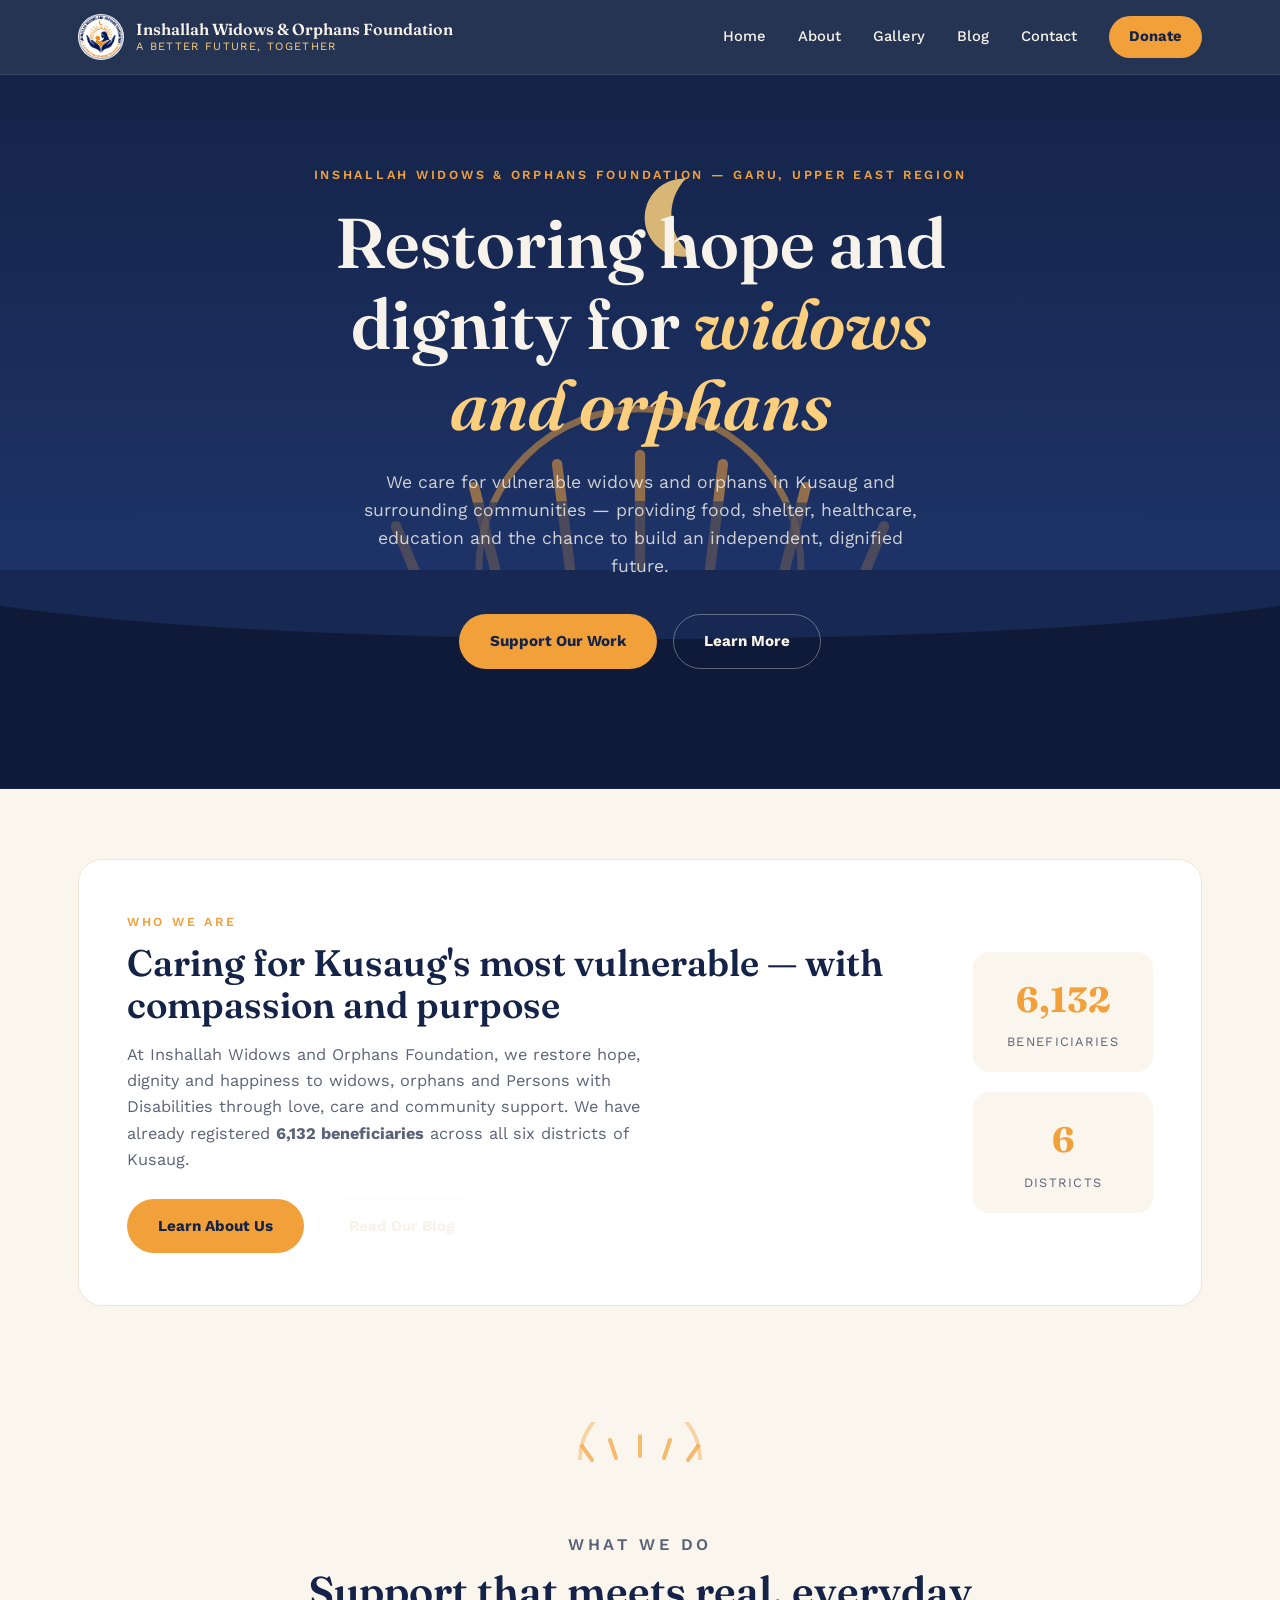
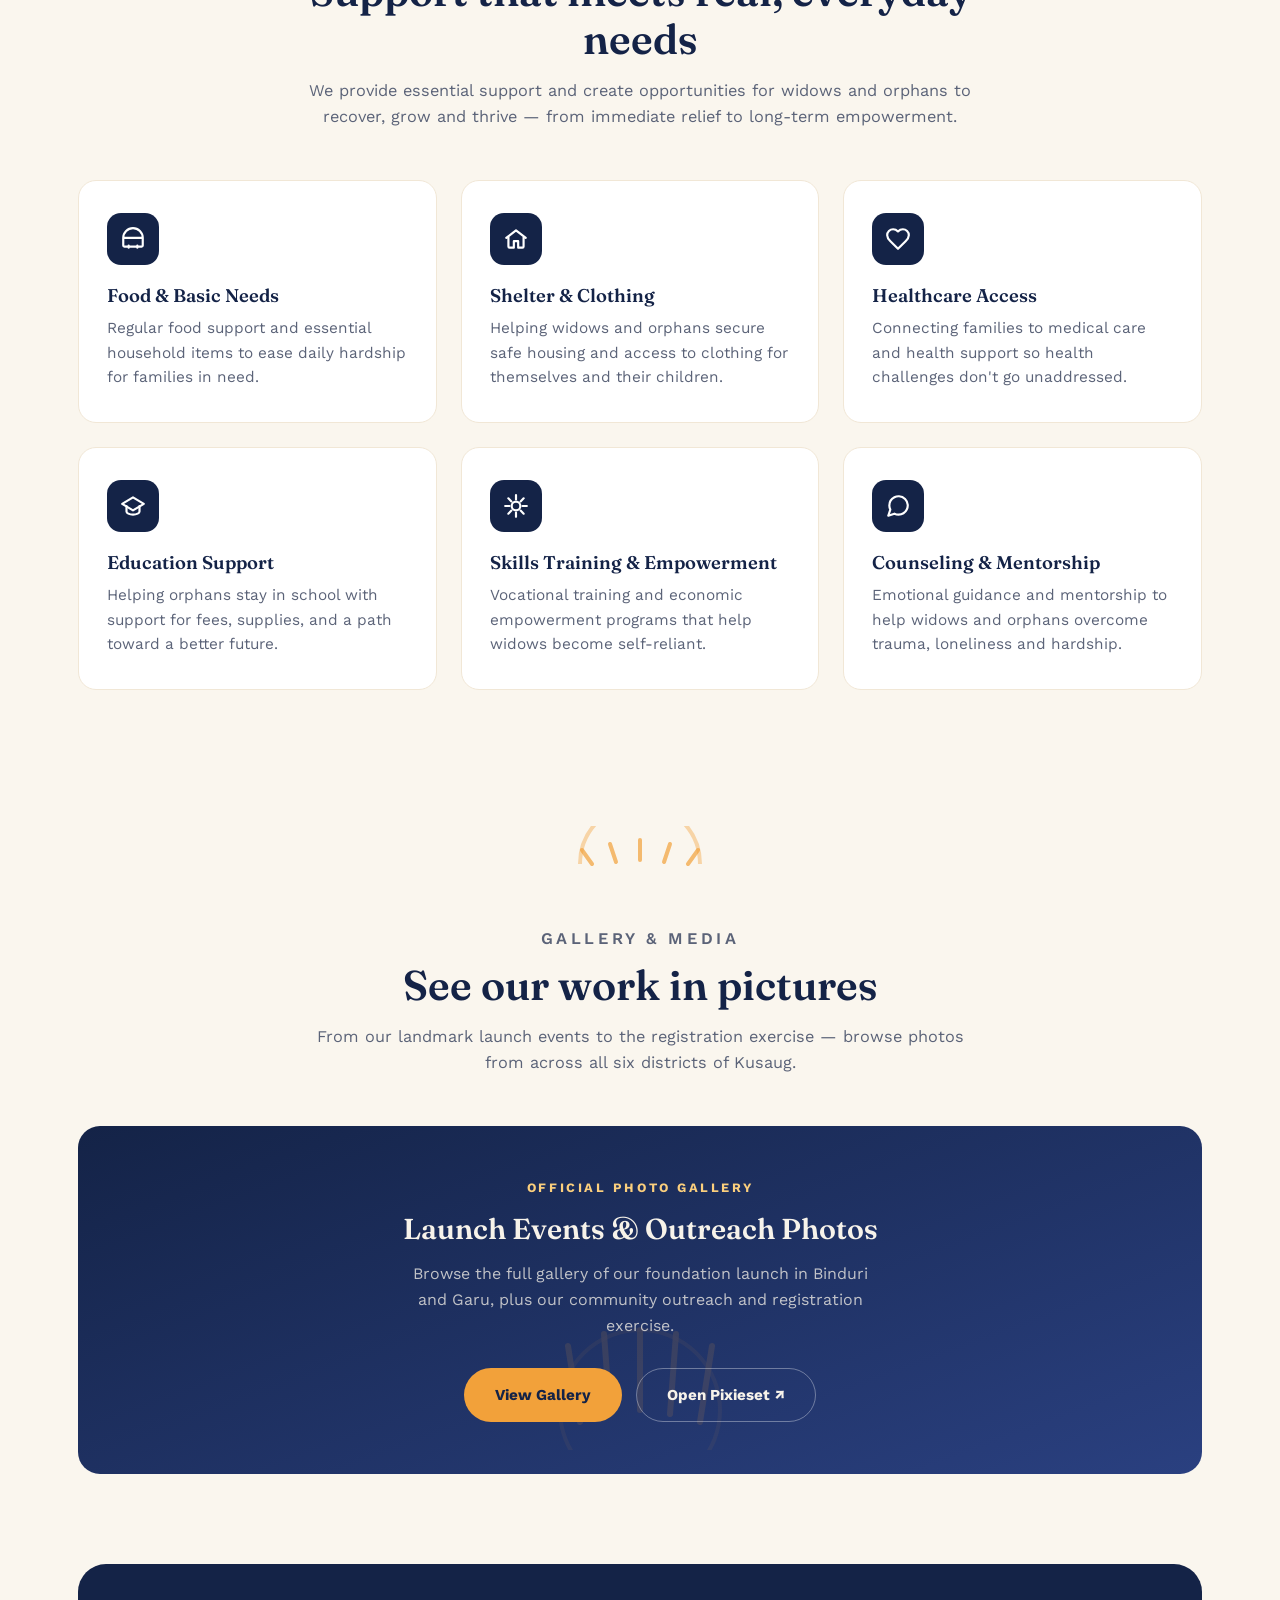
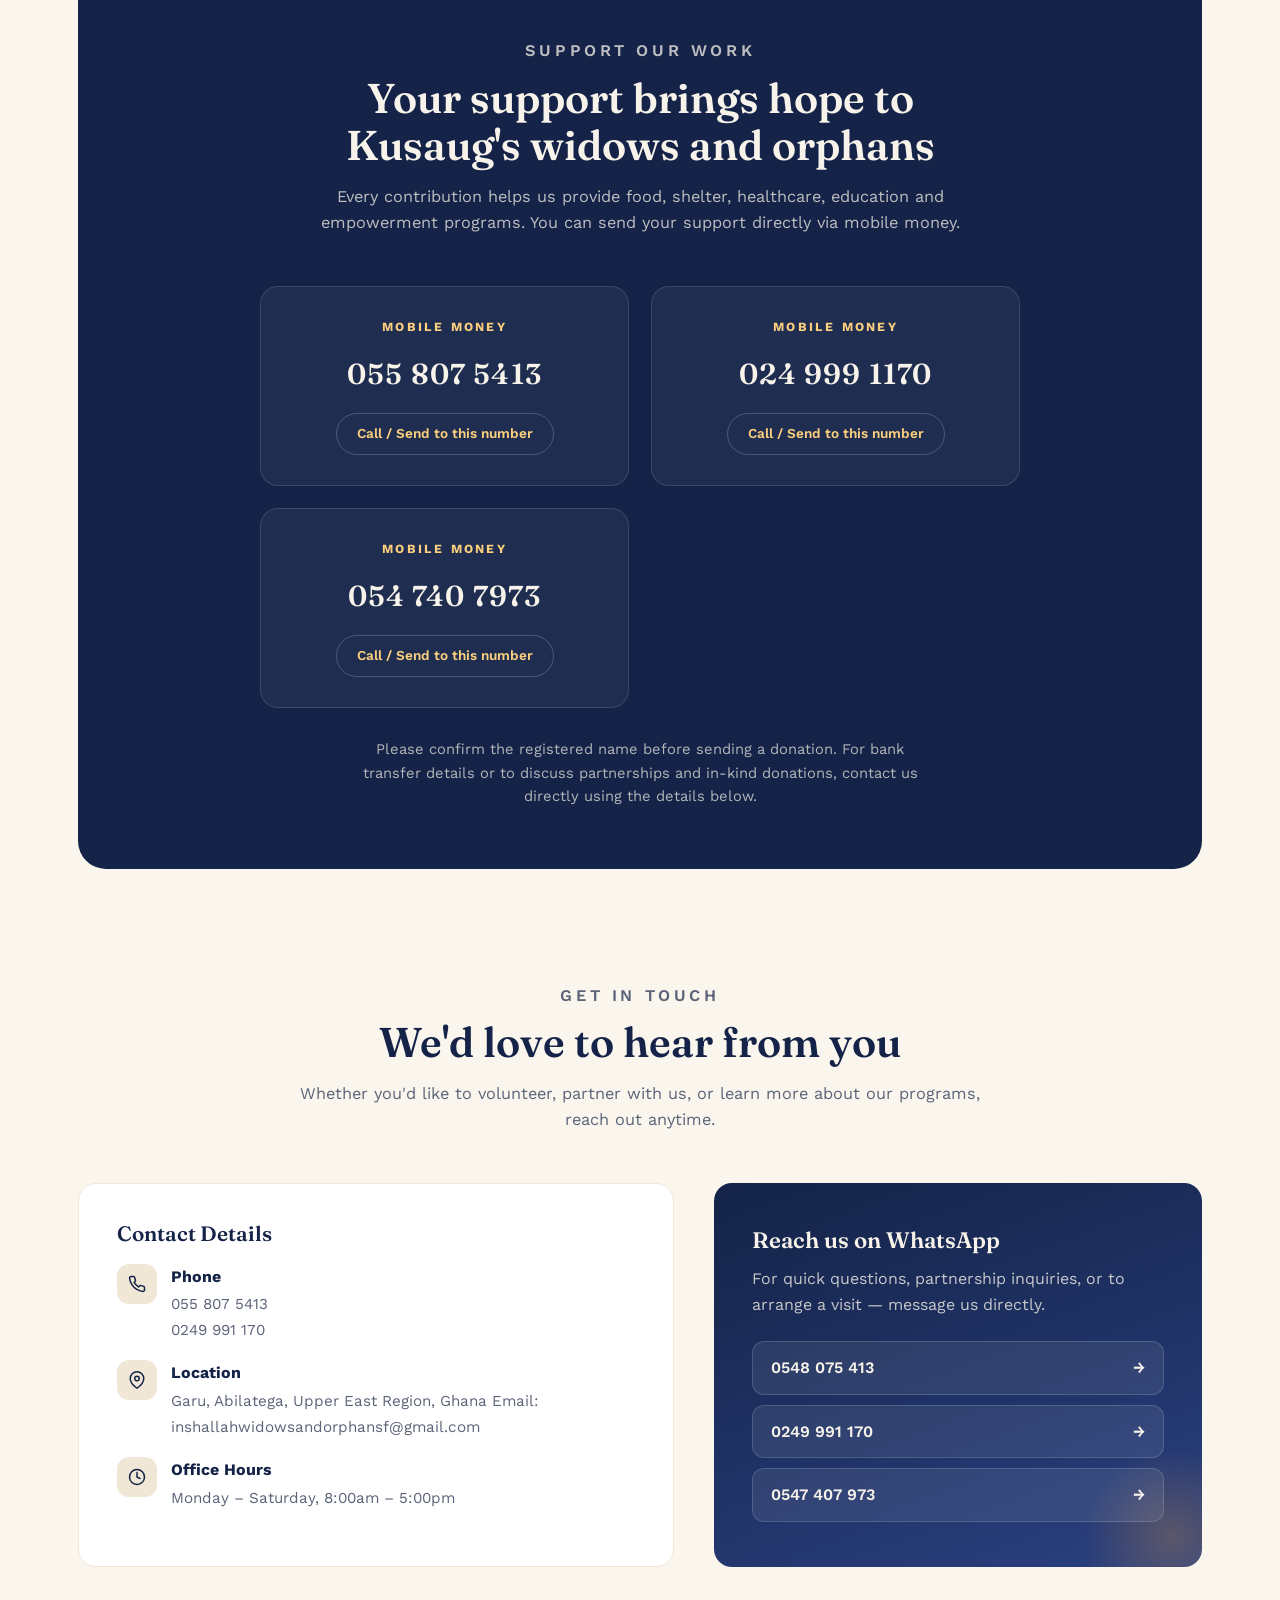
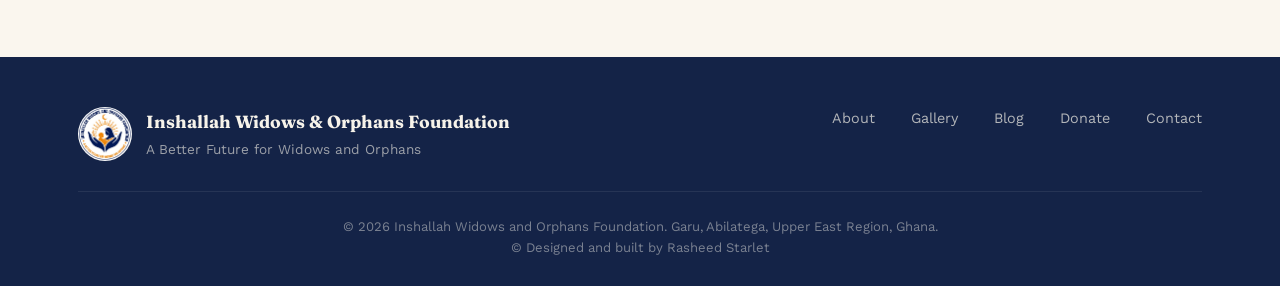
<file: index.html>
<!DOCTYPE html>
<html lang="en">
<head>
<meta charset="UTF-8" />
<meta name="viewport" content="width=device-width, initial-scale=1.0" />
<title>Inshallah Widows and Orphans Foundation</title>
<link rel="preconnect" href="https://fonts.googleapis.com">
<link rel="preconnect" href="https://fonts.gstatic.com" crossorigin>
<link href="https://fonts.googleapis.com/css2?family=Fraunces:opsz,wght@9..144,400;9..144,500;9..144,600;9..144,700&family=Work+Sans:wght@400;500;600;700&display=swap" rel="stylesheet">
<style>
  :root{
    --navy: #142347;
    --navy-2: #1d3266;
    --navy-soft: #2a4080;
    --gold: #f2a13a;
    --gold-light: #fbcf7d;
    --sand: #faf6ee;
    --sand-2: #f1e7d6;
    --ink: #1c2540;
    --ink-soft: #5b6378;
    --cream-text: #f7f3ea;
    --max: 1180px;
  }

  *{ margin:0; padding:0; box-sizing:border-box; }

  html{ scroll-behavior:smooth; }

  body{
    font-family:'Work Sans', sans-serif;
    color:var(--ink);
    background:var(--sand);
    line-height:1.6;
    -webkit-font-smoothing:antialiased;
  }

  h1,h2,h3,h4{
    font-family:'Fraunces', serif;
    font-weight:600;
    line-height:1.15;
    color:var(--navy);
  }

  img{ max-width:100%; display:block; }

  a{ color:inherit; text-decoration:none; }

  .wrap{
    max-width:var(--max);
    margin:0 auto;
    padding:0 28px;
  }

  .eyebrow{
    font-family:'Work Sans', sans-serif;
    font-size:0.78rem;
    letter-spacing:0.22em;
    text-transform:uppercase;
    font-weight:600;
    color:var(--gold);
  }

  /* ---------- HEADER ---------- */
  header{
    position:sticky;
    top:0;
    z-index:50;
    background:rgba(20,35,71,0.92);
    backdrop-filter:blur(8px);
    border-bottom:1px solid rgba(255,255,255,0.08);
  }

  .nav{
    display:flex;
    align-items:center;
    justify-content:space-between;
    padding:14px 28px;
    max-width:var(--max);
    margin:0 auto;
  }

  .brand{
    display:flex;
    align-items:center;
    gap:12px;
  }

  .brand img{
    width:46px;
    height:46px;
    border-radius:50%;
  }

  .brand-text{
    color:var(--cream-text);
    font-family:'Fraunces', serif;
    line-height:1.15;
  }

  .brand-text strong{
    display:block;
    font-size:1rem;
    font-weight:600;
  }

  .brand-text span{
    display:block;
    font-size:0.7rem;
    letter-spacing:0.12em;
    text-transform:uppercase;
    color:var(--gold-light);
    font-family:'Work Sans', sans-serif;
    margin-top:2px;
  }

  nav.links{
    display:flex;
    align-items:center;
    gap:32px;
  }

  nav.links a{
    color:var(--cream-text);
    font-size:0.92rem;
    font-weight:500;
    position:relative;
    padding:4px 0;
    transition:color .2s ease;
  }

  nav.links a:hover{ color:var(--gold-light); }

  nav.links a.cta{
    background:var(--gold);
    color:var(--navy);
    padding:9px 20px;
    border-radius:999px;
    font-weight:700;
    transition:background .2s ease, transform .2s ease;
  }

  nav.links a.cta:hover{
    background:var(--gold-light);
    transform:translateY(-1px);
  }

  .menu-toggle{
    display:none;
    background:none;
    border:none;
    color:var(--cream-text);
    font-size:1.6rem;
    cursor:pointer;
  }

  /* ---------- HERO ---------- */
  .hero{
    position:relative;
    background:linear-gradient(180deg, var(--navy) 0%, var(--navy-2) 65%, var(--navy-soft) 100%);
    overflow:hidden;
    padding:90px 0 0;
  }

  .hero-inner{
    max-width:var(--max);
    margin:0 auto;
    padding:0 28px 60px;
    position:relative;
    z-index:2;
    display:flex;
    flex-direction:column;
    align-items:center;
    text-align:center;
  }

  .hero h1{
    color:var(--cream-text);
    font-size:clamp(2.4rem, 6vw, 4.4rem);
    max-width:14ch;
    margin:18px 0 22px;
  }

  .hero h1 em{
    font-style:italic;
    color:var(--gold-light);
  }

  .hero p.lead{
    color:rgba(247,243,234,0.82);
    font-size:1.1rem;
    max-width:52ch;
    margin-bottom:34px;
  }

  .hero-ctas{
    display:flex;
    gap:16px;
    flex-wrap:wrap;
    justify-content:center;
    margin-bottom:60px;
  }

  .btn{
    display:inline-flex;
    align-items:center;
    gap:8px;
    padding:14px 30px;
    border-radius:999px;
    font-weight:700;
    font-size:0.95rem;
    transition:transform .2s ease, box-shadow .2s ease, background .2s ease;
    border:1px solid transparent;
  }

  .btn-primary{
    background:var(--gold);
    color:var(--navy);
  }

  .btn-primary:hover{
    background:var(--gold-light);
    transform:translateY(-2px);
    box-shadow:0 10px 24px rgba(242,161,58,0.25);
  }

  .btn-ghost{
    border-color:rgba(247,243,234,0.35);
    color:var(--cream-text);
  }

  .btn-ghost:hover{
    background:rgba(247,243,234,0.08);
    transform:translateY(-2px);
  }

  /* sunrise svg */
  .sunrise{
    position:absolute;
    inset:0;
    width:100%;
    height:100%;
    display:block;
  }

  .sunrise .ray{
    transform-origin:center;
    animation:rise 5s ease-in-out infinite alternate;
  }

  @keyframes rise{
    from{ opacity:0.35; transform:scaleY(0.92); }
    to{ opacity:0.9; transform:scaleY(1.04); }
  }

  .sunrise .moon{
    animation:glow 6s ease-in-out infinite alternate;
  }

  @keyframes glow{
    from{ opacity:0.7; }
    to{ opacity:1; }
  }

  @media (prefers-reduced-motion: reduce){
    .sunrise .ray, .sunrise .moon{ animation:none; }
  }

  /* ---------- DAWN DIVIDER ---------- */
  .dawn-divider{
    display:flex;
    justify-content:center;
    padding:46px 0;
    background:var(--sand);
  }

  .dawn-divider.on-navy{ background:var(--navy); }

  /* ---------- SECTION GENERAL ---------- */
  section{ padding:10px 0 90px; }

  .section-head{
    text-align:center;
    max-width:680px;
    margin:0 auto 50px;
  }

  .section-head h2{
    font-size:clamp(1.9rem, 4vw, 2.6rem);
    margin-top:10px;
  }

  .section-head p{
    color:var(--ink-soft);
    margin-top:14px;
    font-size:1.02rem;
  }

  /* ---------- MISSION / VISION ---------- */
  .mv-grid{
    display:grid;
    grid-template-columns:1fr 1fr;
    gap:28px;
  }

  .mv-card{
    background:#fff;
    border:1px solid var(--sand-2);
    border-radius:18px;
    padding:38px;
    position:relative;
    overflow:hidden;
  }

  .mv-card::before{
    content:"";
    position:absolute;
    top:-40px;
    right:-40px;
    width:140px;
    height:140px;
    border-radius:50%;
    background:radial-gradient(circle, rgba(242,161,58,0.16), transparent 70%);
  }

  .mv-card h3{
    font-size:1.35rem;
    margin-bottom:14px;
  }

  .mv-card p{
    color:var(--ink-soft);
    position:relative;
    z-index:1;
  }

  /* core values */
  .values{
    display:flex;
    flex-wrap:wrap;
    gap:14px;
    justify-content:center;
    margin-top:46px;
  }

  .value-pill{
    display:flex;
    align-items:center;
    gap:10px;
    background:#fff;
    border:1px solid var(--sand-2);
    border-radius:999px;
    padding:12px 22px;
    font-weight:600;
    font-size:0.95rem;
    color:var(--navy);
  }

  .value-pill .dot{
    width:9px; height:9px;
    border-radius:50%;
    background:var(--gold);
    flex-shrink:0;
  }

  /* ---------- PROGRAMS ---------- */
  .programs-grid{
    display:grid;
    grid-template-columns:repeat(3, 1fr);
    gap:24px;
  }

  .program-card{
    background:#fff;
    border:1px solid var(--sand-2);
    border-radius:18px;
    padding:32px 28px;
    transition:transform .25s ease, box-shadow .25s ease;
  }

  .program-card:hover{
    transform:translateY(-6px);
    box-shadow:0 16px 36px rgba(20,35,71,0.08);
  }

  .program-icon{
    width:52px; height:52px;
    border-radius:14px;
    background:var(--navy);
    display:flex;
    align-items:center;
    justify-content:center;
    margin-bottom:20px;
  }

  .program-icon svg{ width:26px; height:26px; }

  .program-card h3{
    font-size:1.15rem;
    margin-bottom:10px;
  }

  .program-card p{
    color:var(--ink-soft);
    font-size:0.96rem;
  }

  /* ---------- GALLERY PLACEHOLDERS ---------- */
  .gallery-grid{
    display:grid;
    grid-template-columns:repeat(4, 1fr);
    gap:18px;
  }

  .gallery-item{
    aspect-ratio:1/1;
    border-radius:16px;
    background:linear-gradient(135deg, var(--sand-2), #fff);
    border:1px dashed #d8c9ad;
    display:flex;
    flex-direction:column;
    align-items:center;
    justify-content:center;
    gap:10px;
    color:var(--ink-soft);
    text-align:center;
    padding:18px;
  }

  .gallery-item svg{ width:30px; height:30px; opacity:0.55; }

  .gallery-item span{
    font-size:0.78rem;
    letter-spacing:0.06em;
    text-transform:uppercase;
    font-weight:600;
  }

  /* ---------- DONATE ---------- */
  .donate-section{
    background:var(--navy);
    color:var(--cream-text);
    border-radius:28px;
    padding:60px 40px;
    margin-top:0;
  }

  .donate-section .section-head h2{ color:var(--cream-text); }
  .donate-section .section-head p{ color:rgba(247,243,234,0.75); }
  .donate-section .eyebrow{ color:var(--gold-light); }

  .donate-grid{
    display:grid;
    grid-template-columns:repeat(2, 1fr);
    gap:22px;
    max-width:760px;
    margin:0 auto;
  }

  .donate-card{
    background:rgba(255,255,255,0.05);
    border:1px solid rgba(255,255,255,0.12);
    border-radius:18px;
    padding:30px;
    text-align:center;
  }

  .donate-card .label{
    font-size:0.78rem;
    letter-spacing:0.18em;
    text-transform:uppercase;
    color:var(--gold-light);
    font-weight:700;
    margin-bottom:14px;
  }

  .donate-card .number{
    font-family:'Fraunces', serif;
    font-size:1.8rem;
    font-weight:600;
    letter-spacing:0.04em;
    margin-bottom:16px;
  }

  .donate-card a.copy-link{
    font-size:0.85rem;
    font-weight:600;
    color:var(--gold-light);
    border:1px solid rgba(255,255,255,0.2);
    border-radius:999px;
    padding:9px 20px;
    display:inline-block;
    transition:background .2s ease;
  }

  .donate-card a.copy-link:hover{
    background:rgba(255,255,255,0.08);
  }

  .donate-note{
    text-align:center;
    margin-top:30px;
    font-size:0.92rem;
    color:rgba(247,243,234,0.7);
    max-width:560px;
    margin-left:auto;
    margin-right:auto;
  }

  /* ---------- CONTACT ---------- */
  .contact-grid{
    display:grid;
    grid-template-columns:1.1fr 0.9fr;
    gap:40px;
    align-items:stretch;
  }

  .contact-info{
    background:#fff;
    border:1px solid var(--sand-2);
    border-radius:18px;
    padding:38px;
  }

  .contact-info h3{ font-size:1.3rem; margin-bottom:18px; }

  .contact-row{
    display:flex;
    align-items:flex-start;
    gap:14px;
    margin-bottom:18px;
  }

  .contact-row .icon{
    width:40px; height:40px;
    border-radius:12px;
    background:var(--sand-2);
    display:flex;
    align-items:center;
    justify-content:center;
    flex-shrink:0;
  }

  .contact-row .icon svg{ width:18px; height:18px; }

  .contact-row strong{ display:block; color:var(--navy); margin-bottom:2px; }
  .contact-row span, .contact-row a{ color:var(--ink-soft); font-size:0.95rem; }
  .contact-row a:hover{ color:var(--navy); }

  .contact-cta{
    background:linear-gradient(160deg, var(--navy), var(--navy-soft));
    border-radius:18px;
    padding:38px;
    color:var(--cream-text);
    display:flex;
    flex-direction:column;
    justify-content:center;
    position:relative;
    overflow:hidden;
  }

  .contact-cta::after{
    content:"";
    position:absolute;
    bottom:-60px;
    right:-60px;
    width:180px;
    height:180px;
    border-radius:50%;
    background:radial-gradient(circle, rgba(242,161,58,0.25), transparent 70%);
  }

  .contact-cta h3{ color:var(--cream-text); font-size:1.4rem; margin-bottom:12px; position:relative; z-index:1; }
  .contact-cta p{ color:rgba(247,243,234,0.78); margin-bottom:24px; position:relative; z-index:1; }

  .whatsapp-links{
    display:flex;
    flex-direction:column;
    gap:10px;
    position:relative;
    z-index:1;
  }

  .whatsapp-links a{
    background:rgba(255,255,255,0.08);
    border:1px solid rgba(255,255,255,0.15);
    border-radius:12px;
    padding:13px 18px;
    font-weight:600;
    display:flex;
    align-items:center;
    justify-content:space-between;
    transition:background .2s ease;
  }

  .whatsapp-links a:hover{ background:rgba(255,255,255,0.14); }

  /* ---------- FOOTER ---------- */
  footer{
    background:var(--navy);
    color:rgba(247,243,234,0.7);
    padding:50px 0 28px;
  }

  .footer-top{
    display:flex;
    justify-content:space-between;
    align-items:flex-start;
    flex-wrap:wrap;
    gap:30px;
    padding-bottom:30px;
    border-bottom:1px solid rgba(255,255,255,0.08);
    margin-bottom:24px;
  }

  .footer-brand{
    display:flex;
    align-items:center;
    gap:14px;
  }

  .footer-brand img{
    width:54px; height:54px; border-radius:50%;
  }

  .footer-brand strong{
    font-family:'Fraunces', serif;
    color:var(--cream-text);
    font-size:1.1rem;
    display:block;
  }

  .footer-brand span{
    font-size:0.85rem;
    color:rgba(247,243,234,0.6);
  }

  .footer-links{
    display:flex;
    gap:36px;
    flex-wrap:wrap;
  }

  .footer-links a{
    font-size:0.9rem;
    transition:color .2s ease;
  }

  .footer-links a:hover{ color:var(--gold-light); }

  .footer-bottom{
    text-align:center;
    font-size:0.82rem;
    color:rgba(247,243,234,0.45);
  }

  /* ---------- REVEAL ANIMATION ---------- */
  .reveal{
    opacity:0;
    transform:translateY(24px);
    transition:opacity .7s ease, transform .7s ease;
  }

  .reveal.in{
    opacity:1;
    transform:translateY(0);
  }

  /* ---------- RESPONSIVE ---------- */
  @media (max-width: 880px){
    .mv-grid{ grid-template-columns:1fr; }
    .programs-grid{ grid-template-columns:repeat(2, 1fr); }
    .gallery-grid{ grid-template-columns:repeat(2, 1fr); }
    .donate-grid{ grid-template-columns:1fr; }
    .contact-grid{ grid-template-columns:1fr; }
  }

  @media (max-width: 720px){
    nav.links{
      position:absolute;
      top:100%; left:0; right:0;
      background:var(--navy);
      flex-direction:column;
      align-items:flex-start;
      padding:20px 28px 28px;
      gap:18px;
      display:none;
      border-bottom:1px solid rgba(255,255,255,0.08);
    }
    nav.links.open{ display:flex; }
    nav.links a.cta{ width:100%; text-align:center; }
    .menu-toggle{ display:block; }
    .programs-grid{ grid-template-columns:1fr; }
    .gallery-grid{ grid-template-columns:repeat(2, 1fr); }
    .donate-section{ padding:46px 22px; border-radius:20px; }
  }

  /* focus visibility */
  a:focus-visible, button:focus-visible{
    outline:2px solid var(--gold);
    outline-offset:3px;
  }
</style>
</head>
<body>

<header>
  <div class="nav">
    <div class="brand">
      <img src="logo.jpeg" alt="Inshallah Widows and Orphans Foundation logo" />
      <div class="brand-text">
        <strong>Inshallah Widows &amp; Orphans Foundation</strong>
        <span>A better future, together</span>
      </div>
    </div>
    <button class="menu-toggle" aria-label="Toggle navigation" aria-expanded="false" id="menuToggle">&#9776;</button>
    <nav class="links" id="navLinks">
      <a href="index.html" class="active">Home</a>
      <a href="about.html">About</a>
      <a href="gallery.html">Gallery</a>
      <a href="blog.html">Blog</a>
      <a href="#contact">Contact</a>
      <a href="#donate" class="cta">Donate</a>
    </nav>
  </div>
</header>

<!-- ================= HERO ================= -->
<section class="hero">
  <svg class="sunrise" viewBox="0 0 1200 620" preserveAspectRatio="xMidYMax slice" xmlns="http://www.w3.org/2000/svg" aria-hidden="true">
    <!-- crescent moon -->
    <g class="moon">
      <path d="M 640 90 a 34 34 0 1 0 6 67 a 44 44 0 0 1 -6 -67 z" fill="#fbcf7d" opacity="0.85"/>
    </g>
    <!-- rays -->
    <g class="ray" stroke="#f2a13a" stroke-width="9" stroke-linecap="round" opacity="0.55">
      <line x1="600" y1="430" x2="600" y2="330"/>
      <line x1="540" y1="436" x2="528" y2="338"/>
      <line x1="480" y1="452" x2="456" y2="358"/>
      <line x1="424" y1="478" x2="388" y2="392"/>
      <line x1="376" y1="514" x2="328" y2="438"/>
      <line x1="660" y1="436" x2="672" y2="338"/>
      <line x1="720" y1="452" x2="744" y2="358"/>
      <line x1="776" y1="478" x2="812" y2="392"/>
      <line x1="824" y1="514" x2="872" y2="438"/>
    </g>
    <!-- sun arc -->
    <circle cx="600" cy="430" r="140" fill="none" stroke="#f2a13a" stroke-width="6" opacity="0.5"/>
    <!-- horizon -->
    <rect x="0" y="430" width="1200" height="190" fill="#0e1a37"/>
    <ellipse cx="600" cy="430" rx="650" ry="60" fill="#1d3266" opacity="0.6"/>
  </svg>

  <div class="hero-inner">
    <p class="eyebrow">Inshallah Widows &amp; Orphans Foundation &mdash; Garu, Upper East Region</p>
    <h1>Restoring hope and dignity for <em>widows and orphans</em></h1>
    <p class="lead">
      We care for vulnerable widows and orphans in Kusaug and surrounding communities &mdash;
      providing food, shelter, healthcare, education and the chance to build an
      independent, dignified future.
    </p>
    <div class="hero-ctas">
      <a href="#donate" class="btn btn-primary">Support Our Work</a>
      <a href="#about" class="btn btn-ghost">Learn More</a>
    </div>
  </div>
</section>

<!-- ================= ABOUT TEASER ================= -->
<section id="about" style="padding:70px 0;">
  <div class="wrap">
    <div style="background:#fff;border:1px solid #f1e7d6;border-radius:24px;padding:52px 48px;display:grid;grid-template-columns:1fr auto;gap:40px;align-items:center;" class="reveal">
      <div>
        <p class="eyebrow">Who We Are</p>
        <h2 style="font-size:clamp(1.7rem,3.5vw,2.3rem);margin:10px 0 16px;">Caring for Kusaug's most vulnerable — with compassion and purpose</h2>
        <p style="color:#5b6378;font-size:1.02rem;max-width:56ch;">At Inshallah Widows and Orphans Foundation, we restore hope, dignity and happiness to widows, orphans and Persons with Disabilities through love, care and community support. We have already registered <strong>6,132 beneficiaries</strong> across all six districts of Kusaug.</p>
        <div style="margin-top:26px;display:flex;gap:14px;flex-wrap:wrap;">
          <a href="about.html" class="btn btn-primary">Learn About Us</a>
          <a href="blog.html" class="btn btn-ghost">Read Our Blog</a>
        </div>
      </div>
      <div style="display:flex;flex-direction:column;gap:20px;min-width:180px;">
        <div style="text-align:center;background:#faf6ee;border-radius:16px;padding:20px 24px;">
          <div style="font-family:'Fraunces',serif;font-size:2.2rem;font-weight:700;color:#f2a13a;">6,132</div>
          <div style="font-size:0.8rem;text-transform:uppercase;letter-spacing:0.1em;color:#5b6378;margin-top:4px;">Beneficiaries</div>
        </div>
        <div style="text-align:center;background:#faf6ee;border-radius:16px;padding:20px 24px;">
          <div style="font-family:'Fraunces',serif;font-size:2.2rem;font-weight:700;color:#f2a13a;">6</div>
          <div style="font-size:0.8rem;text-transform:uppercase;letter-spacing:0.1em;color:#5b6378;margin-top:4px;">Districts</div>
        </div>
      </div>
    </div>
  </div>
</section>

<div class="dawn-divider">
  <svg width="160" height="40" viewBox="0 0 160 40" xmlns="http://www.w3.org/2000/svg" aria-hidden="true">
    <g stroke="#f2a13a" stroke-width="4" stroke-linecap="round" opacity="0.7">
      <line x1="80" y1="34" x2="80" y2="14"/>
      <line x1="56" y1="36" x2="50" y2="18"/>
      <line x1="104" y1="36" x2="110" y2="18"/>
      <line x1="32" y1="38" x2="22" y2="24"/>
      <line x1="128" y1="38" x2="138" y2="24"/>
    </g>
    <path d="M 20 38 A 60 60 0 0 1 140 38" fill="none" stroke="#f2a13a" stroke-width="4" opacity="0.4"/>
  </svg>
</div>

<!-- ================= PROGRAMS ================= -->
<section id="programs">
  <div class="wrap">
    <div class="section-head reveal">
      <p class="eyebrow">What We Do</p>
      <h2>Support that meets real, everyday needs</h2>
      <p>
        We provide essential support and create opportunities for widows and orphans
        to recover, grow and thrive &mdash; from immediate relief to long-term empowerment.
      </p>
    </div>

    <div class="programs-grid">
      <div class="program-card reveal">
        <div class="program-icon">
          <svg viewBox="0 0 24 24" fill="none" stroke="#fff" stroke-width="2" stroke-linecap="round" stroke-linejoin="round"><path d="M3 11h18M3 11a9 9 0 0118 0M3 11v7a1 1 0 001 1h16a1 1 0 001-1v-7M8 18v2M16 18v2"/></svg>
        </div>
        <h3>Food &amp; Basic Needs</h3>
        <p>Regular food support and essential household items to ease daily hardship for families in need.</p>
      </div>

      <div class="program-card reveal">
        <div class="program-icon">
          <svg viewBox="0 0 24 24" fill="none" stroke="#fff" stroke-width="2" stroke-linecap="round" stroke-linejoin="round"><path d="M3 11l9-7 9 7M5 10v9a1 1 0 001 1h4v-6h4v6h4a1 1 0 001-1v-9"/></svg>
        </div>
        <h3>Shelter &amp; Clothing</h3>
        <p>Helping widows and orphans secure safe housing and access to clothing for themselves and their children.</p>
      </div>

      <div class="program-card reveal">
        <div class="program-icon">
          <svg viewBox="0 0 24 24" fill="none" stroke="#fff" stroke-width="2" stroke-linecap="round" stroke-linejoin="round"><path d="M19 14c1.49-1.46 3-3.21 3-5.5A5.5 5.5 0 0016.5 3c-1.76 0-3 .5-4.5 2-1.5-1.5-2.74-2-4.5-2A5.5 5.5 0 002 8.5c0 2.29 1.5 4.04 3 5.5l7 7z"/></svg>
        </div>
        <h3>Healthcare Access</h3>
        <p>Connecting families to medical care and health support so health challenges don't go unaddressed.</p>
      </div>

      <div class="program-card reveal">
        <div class="program-icon">
          <svg viewBox="0 0 24 24" fill="none" stroke="#fff" stroke-width="2" stroke-linecap="round" stroke-linejoin="round"><path d="M22 10L12 4 2 10l10 6 10-6z"/><path d="M6 12v5c0 1.5 2.5 3 6 3s6-1.5 6-3v-5"/></svg>
        </div>
        <h3>Education Support</h3>
        <p>Helping orphans stay in school with support for fees, supplies, and a path toward a better future.</p>
      </div>

      <div class="program-card reveal">
        <div class="program-icon">
          <svg viewBox="0 0 24 24" fill="none" stroke="#fff" stroke-width="2" stroke-linecap="round" stroke-linejoin="round"><path d="M12 2v4M12 18v4M4.93 4.93l2.83 2.83M16.24 16.24l2.83 2.83M2 12h4M18 12h4M4.93 19.07l2.83-2.83M16.24 7.76l2.83-2.83"/><circle cx="12" cy="12" r="4"/></svg>
        </div>
        <h3>Skills Training &amp; Empowerment</h3>
        <p>Vocational training and economic empowerment programs that help widows become self-reliant.</p>
      </div>

      <div class="program-card reveal">
        <div class="program-icon">
          <svg viewBox="0 0 24 24" fill="none" stroke="#fff" stroke-width="2" stroke-linecap="round" stroke-linejoin="round"><path d="M21 11.5a8.38 8.38 0 01-.9 3.8 8.5 8.5 0 01-7.6 4.7 8.38 8.38 0 01-3.8-.9L3 21l1.9-5.7a8.38 8.38 0 01-.9-3.8 8.5 8.5 0 014.7-7.6 8.38 8.38 0 013.8-.9h.5a8.48 8.48 0 018 8v.5z"/></svg>
        </div>
        <h3>Counseling &amp; Mentorship</h3>
        <p>Emotional guidance and mentorship to help widows and orphans overcome trauma, loneliness and hardship.</p>
      </div>
    </div>
  </div>
</section>

<div class="dawn-divider">
  <svg width="160" height="40" viewBox="0 0 160 40" xmlns="http://www.w3.org/2000/svg" aria-hidden="true">
    <g stroke="#f2a13a" stroke-width="4" stroke-linecap="round" opacity="0.7">
      <line x1="80" y1="34" x2="80" y2="14"/>
      <line x1="56" y1="36" x2="50" y2="18"/>
      <line x1="104" y1="36" x2="110" y2="18"/>
      <line x1="32" y1="38" x2="22" y2="24"/>
      <line x1="128" y1="38" x2="138" y2="24"/>
    </g>
    <path d="M 20 38 A 60 60 0 0 1 140 38" fill="none" stroke="#f2a13a" stroke-width="4" opacity="0.4"/>
  </svg>
</div>

<!-- ================= GALLERY TEASER ================= -->
<section id="gallery" style="padding:0 0 80px;">
  <div class="wrap">
    <div class="section-head reveal">
      <p class="eyebrow">Gallery &amp; Media</p>
      <h2>See our work in pictures</h2>
      <p>From our landmark launch events to the registration exercise — browse photos from across all six districts of Kusaug.</p>
    </div>
    <div style="background:linear-gradient(160deg,#142347,#2a4080);border-radius:22px;padding:52px 40px;text-align:center;position:relative;overflow:hidden;" class="reveal">
      <div style="position:absolute;inset:0;opacity:0.15;display:flex;align-items:center;justify-content:center;">
        <svg width="400" height="300" viewBox="0 0 400 300" xmlns="http://www.w3.org/2000/svg"><g stroke="#f2a13a" stroke-width="6" stroke-linecap="round" opacity="0.8"><line x1="200" y1="260" x2="200" y2="180"/><line x1="170" y1="264" x2="164" y2="184"/><line x1="140" y1="272" x2="128" y2="196"/><line x1="230" y1="264" x2="236" y2="184"/><line x1="260" y1="272" x2="272" y2="196"/></g><circle cx="200" cy="260" r="80" fill="none" stroke="#f2a13a" stroke-width="4" opacity="0.4"/></svg>
      </div>
      <p style="font-size:0.8rem;letter-spacing:0.2em;text-transform:uppercase;font-weight:700;color:#fbcf7d;margin-bottom:14px;">Official Photo Gallery</p>
      <h3 style="color:#f7f3ea;font-size:1.8rem;margin-bottom:16px;position:relative;">Launch Events &amp; Outreach Photos</h3>
      <p style="color:rgba(247,243,234,0.75);max-width:48ch;margin:0 auto 30px;position:relative;">Browse the full gallery of our foundation launch in Binduri and Garu, plus our community outreach and registration exercise.</p>
      <div style="display:flex;gap:14px;justify-content:center;flex-wrap:wrap;position:relative;">
        <a href="gallery.html" class="btn btn-primary">View Gallery</a>
        <a href="https://gadamphotography89.pixieset.com/ishallahwidowsandorphansfoundation/" target="_blank" rel="noopener" class="btn" style="border-color:rgba(255,255,255,0.35);color:#f7f3ea;">Open Pixieset ↗</a>
      </div>
    </div>
  </div>
</section>

<!-- ================= DONATE ================= -->
<section id="donate">
  <div class="wrap">
    <div class="donate-section reveal">
      <div class="section-head">
        <p class="eyebrow">Support Our Work</p>
        <h2>Your support brings hope to Kusaug's widows and orphans</h2>
        <p>
          Every contribution helps us provide food, shelter, healthcare, education and
          empowerment programs. You can send your support directly via mobile money.
        </p>
      </div>

      <div class="donate-grid">
        <div class="donate-card">
          <div class="label">Mobile Money</div>
          <div class="number"> 055 807 5413</div>
          <a class="copy-link" href="tel:0558075413">Call / Send to this number</a>
        </div>
        <div class="donate-card">
          <div class="label">Mobile Money</div>
          <div class="number">024 999 1170</div>
          <a class="copy-link" href="tel:0249991170">Call / Send to this number</a>
        </div>
          <div class="donate-card">
          <div class="label">Mobile Money</div>
          <div class="number">054 740 7973</div>
          <a class="copy-link" href="tel:0547407973">Call / Send to this number</a>
        </div>
      </div>

      <p class="donate-note">
        Please confirm the registered name before sending a donation. For bank
        transfer details or to discuss partnerships and in-kind donations, contact
        us directly using the details below.
      </p>
    </div>
  </div>
</section>

<!-- ================= CONTACT ================= -->
<section id="contact">
  <div class="wrap">
    <div class="section-head reveal">
      <p class="eyebrow">Get In Touch</p>
      <h2>We'd love to hear from you</h2>
      <p>Whether you'd like to volunteer, partner with us, or learn more about our programs, reach out anytime.</p>
    </div>

    <div class="contact-grid reveal">
      <div class="contact-info">
        <h3>Contact Details</h3>
        <div class="contact-row">
          <div class="icon">
            <svg viewBox="0 0 24 24" fill="none" stroke="#142347" stroke-width="2" stroke-linecap="round" stroke-linejoin="round"><path d="M22 16.92v3a2 2 0 01-2.18 2 19.79 19.79 0 01-8.63-3.07 19.5 19.5 0 01-6-6 19.79 19.79 0 01-3.07-8.67A2 2 0 014.11 2h3a2 2 0 012 1.72c.127.96.36 1.903.7 2.81a2 2 0 01-.45 2.11L8.09 9.91a16 16 0 006 6l1.27-1.27a2 2 0 012.11-.45c.907.34 1.85.57 2.81.7A2 2 0 0122 16.92z"/></svg>
          </div>
          <div>
            <strong>Phone</strong>
            <a href="tel:0548075413">055 807 5413</a><br/>
            <a href="tel:0249991170">0249 991 170</a>
          </div>
        </div>
        <div class="contact-row">
          <div class="icon">
            <svg viewBox="0 0 24 24" fill="none" stroke="#142347" stroke-width="2" stroke-linecap="round" stroke-linejoin="round"><path d="M21 10c0 7-9 13-9 13s-9-6-9-13a9 9 0 0118 0z"/><circle cx="12" cy="10" r="3"/></svg>
          </div>
          <div>
            <strong>Location</strong>
            <span>Garu, Abilatega, Upper East Region, Ghana</span>
            <span> Email: <a href="mail:inshallahwidowsandorphansf@gmail.com">inshallahwidowsandorphansf@gmail.com</a></span>
          </div>
        </div>
        <div class="contact-row">
          <div class="icon">
            <svg viewBox="0 0 24 24" fill="none" stroke="#142347" stroke-width="2" stroke-linecap="round" stroke-linejoin="round"><circle cx="12" cy="12" r="10"/><path d="M12 6v6l4 2"/></svg>
          </div>
          <div>
            <strong>Office Hours</strong>
            <span>Monday &ndash; Saturday, 8:00am &ndash; 5:00pm</span>
          </div>
        </div>
      </div>

      <div class="contact-cta">
        <h3>Reach us on WhatsApp</h3>
        <p>For quick questions, partnership inquiries, or to arrange a visit &mdash; message us directly.</p>
        <div class="whatsapp-links">
          <a href="https://wa.me/233548075413" target="_blank" rel="noopener">0548 075 413 <span>&rarr;</span></a>
          <a href="https://wa.me/233249991170" target="_blank" rel="noopener">0249 991 170 <span>&rarr;</span></a>
          <a href="https://wa.me/233547407973" target="_blank" rel="noopener">0547 407 973 <span>&rarr;</span></a>
        </div>
      </div>
    </div>
  </div>
</section>

<!-- ================= FOOTER ================= -->
<footer>
  <div class="wrap">
    <div class="footer-top">
      <div class="footer-brand">
        <img src="logo.jpeg" alt="Inshallah Widows and Orphans Foundation logo" />
        <div>
          <strong>Inshallah Widows &amp; Orphans Foundation</strong>
          <span>A Better Future for Widows and Orphans</span>
        </div>
      </div>
      <div class="footer-links">
        <a href="about.html">About</a>
        <a href="gallery.html">Gallery</a>
        <a href="blog.html">Blog</a>
        <a href="#donate">Donate</a>
        <a href="#contact">Contact</a>
      </div>
    </div>
    <div class="footer-bottom">
      &copy; <span id="year"></span> Inshallah Widows and Orphans Foundation. Garu, Abilatega, Upper East Region, Ghana.
    </div>
    <div class="footer-bottom">
      &copy; <span id="year"></span> Designed and built by <a href="rasheedstarlet.com">Rasheed Starlet</a>
    </div>
  </div>
</footer>

<script>
  document.getElementById('year').textContent = new Date().getFullYear();

  const toggle = document.getElementById('menuToggle');
  const links = document.getElementById('navLinks');
  toggle.addEventListener('click', () => {
    const open = links.classList.toggle('open');
    toggle.setAttribute('aria-expanded', open);
  });
  links.querySelectorAll('a').forEach(a => a.addEventListener('click', () => {
    links.classList.remove('open');
    toggle.setAttribute('aria-expanded', 'false');
  }));

  const observer = new IntersectionObserver((entries) => {
    entries.forEach(entry => {
      if (entry.isIntersecting){
        entry.target.classList.add('in');
        observer.unobserve(entry.target);
      }
    });
  }, { threshold: 0.15 });

  document.querySelectorAll('.reveal').forEach(el => observer.observe(el));
</script>

</body>
</html>
</file>
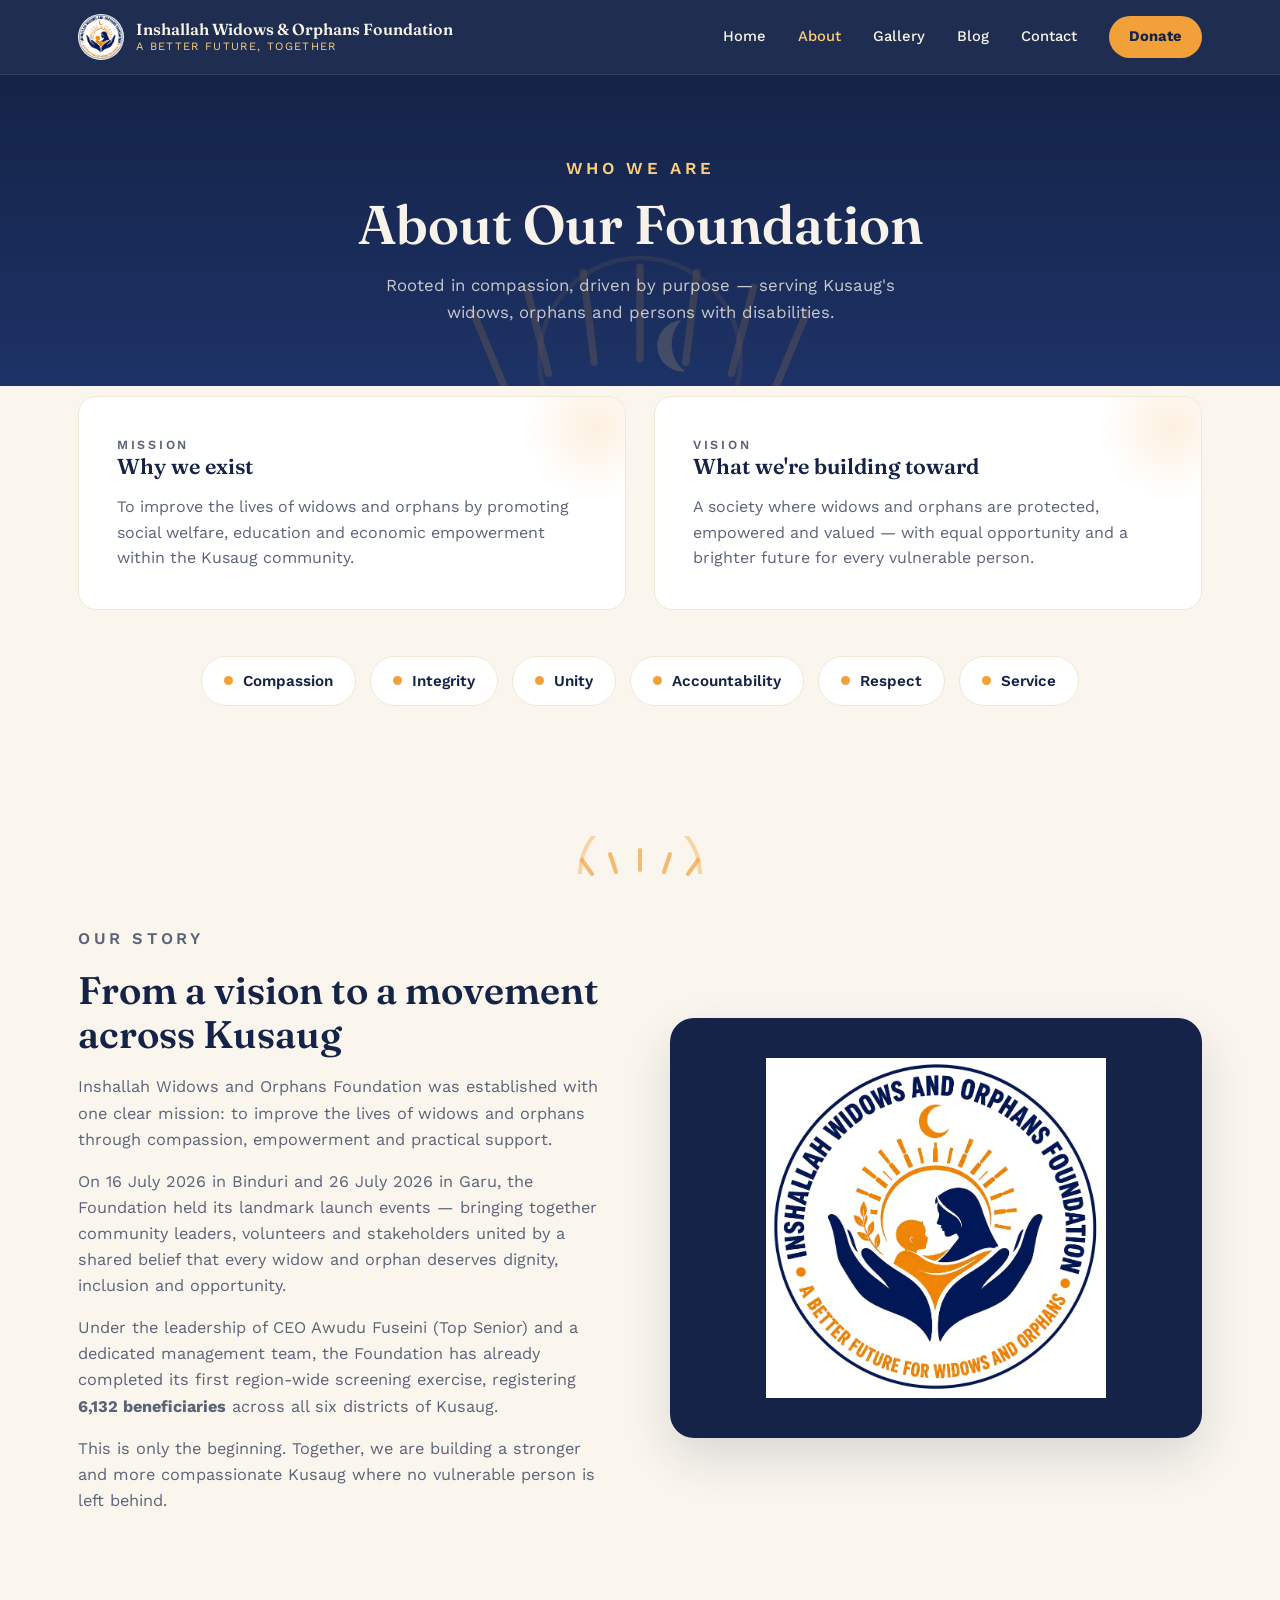
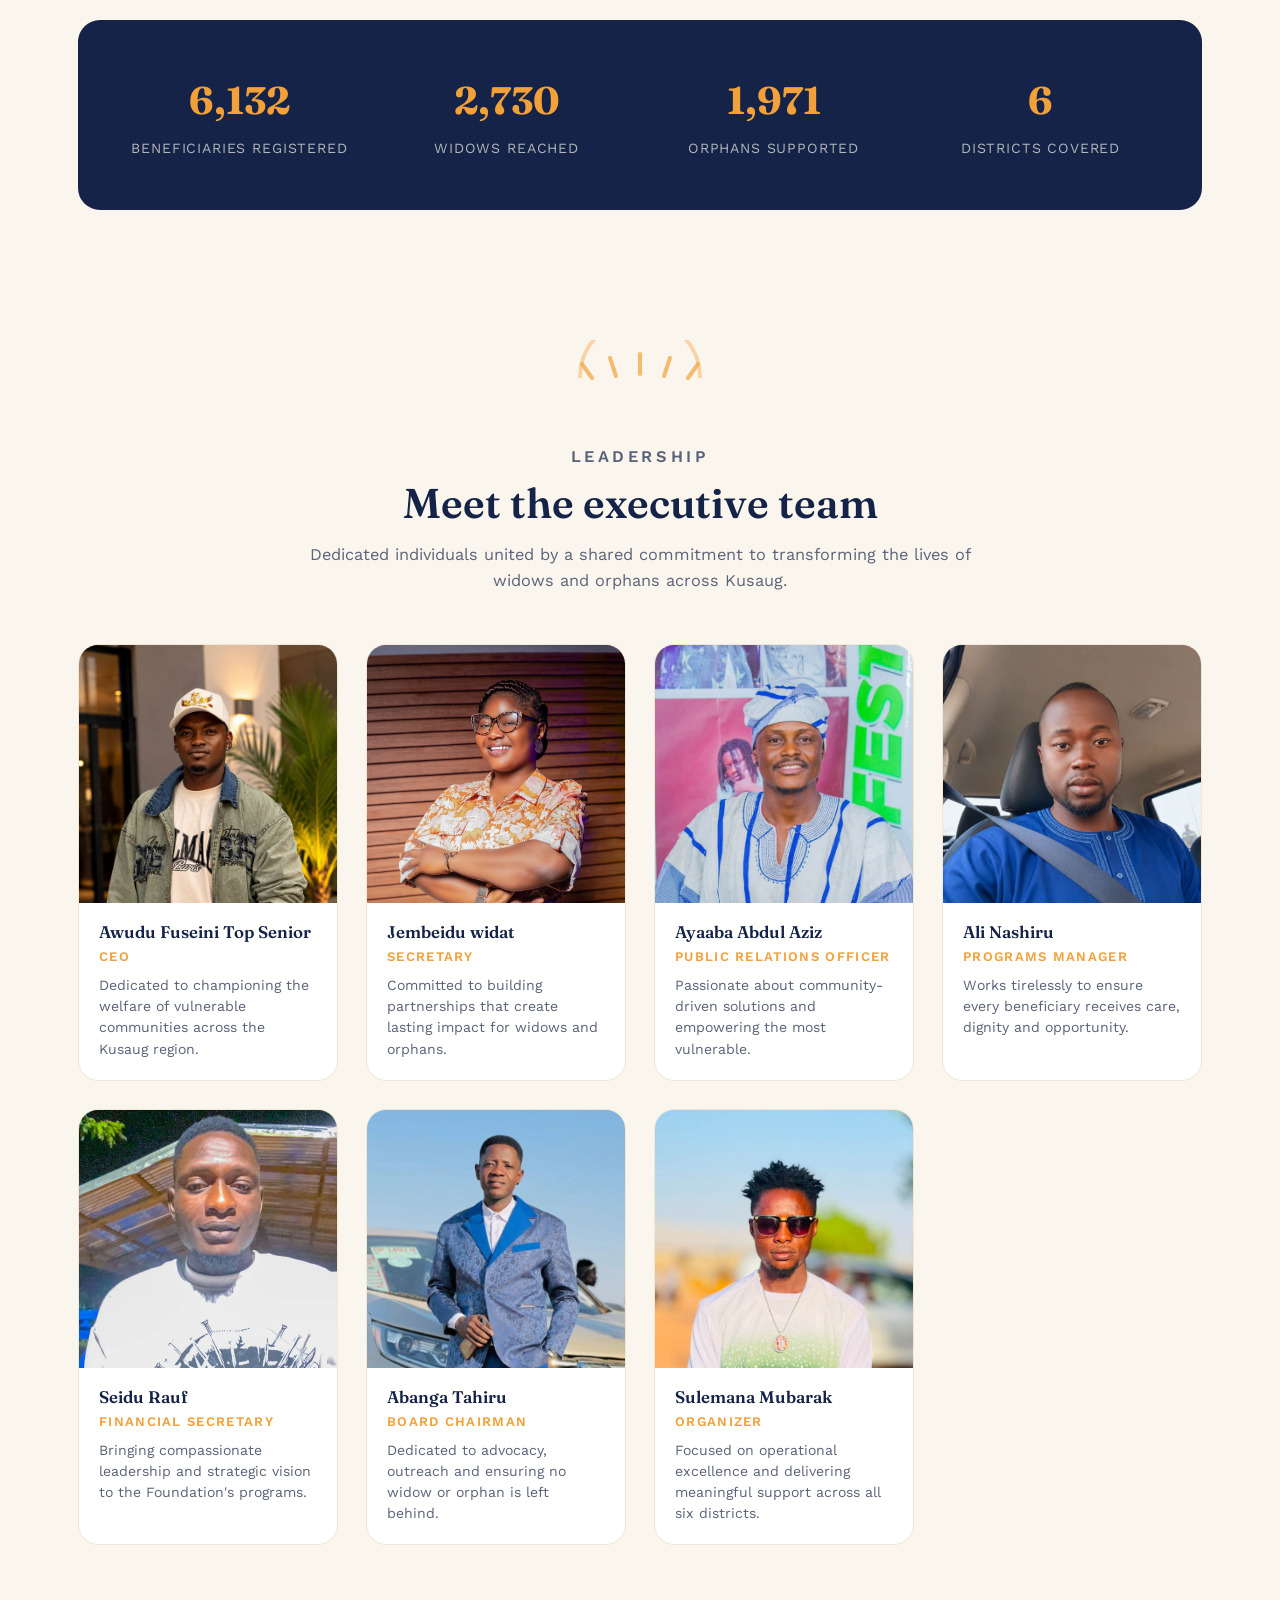
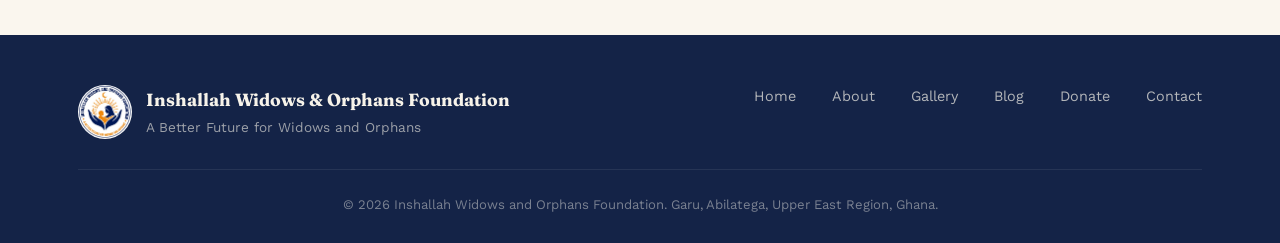
<file: about.html>
<!DOCTYPE html>
<html lang="en">
<head>
<meta charset="UTF-8"/>
<meta name="viewport" content="width=device-width, initial-scale=1.0"/>
<title>About Us – Inshallah Widows and Orphans Foundation</title>
<link rel="preconnect" href="https://fonts.googleapis.com">
<link rel="preconnect" href="https://fonts.gstatic.com" crossorigin>
<link href="https://fonts.googleapis.com/css2?family=Fraunces:opsz,wght@9..144,400;9..144,500;9..144,600;9..144,700&family=Work+Sans:wght@400;500;600;700&display=swap" rel="stylesheet">
<link rel="stylesheet" href="shared.css"/>
<style>
/* ---- ABOUT-SPECIFIC ---- */
.mv-grid{display:grid;grid-template-columns:1fr 1fr;gap:28px;}
.mv-card{background:#fff;border:1px solid var(--sand-2);border-radius:18px;padding:38px;position:relative;overflow:hidden;}
.mv-card::before{content:"";position:absolute;top:-40px;right:-40px;width:140px;height:140px;border-radius:50%;background:radial-gradient(circle,rgba(242,161,58,0.16),transparent 70%);}
.mv-card h3{font-size:1.35rem;margin-bottom:14px;}
.mv-card p{color:var(--ink-soft);position:relative;z-index:1;}

.values{display:flex;flex-wrap:wrap;gap:14px;justify-content:center;margin-top:46px;}
.value-pill{display:flex;align-items:center;gap:10px;background:#fff;border:1px solid var(--sand-2);border-radius:999px;padding:12px 22px;font-weight:600;font-size:0.95rem;color:var(--navy);}
.value-pill .dot{width:9px;height:9px;border-radius:50%;background:var(--gold);flex-shrink:0;}

/* story */
.story-grid{display:grid;grid-template-columns:1fr 1fr;gap:60px;align-items:center;}
.story-text h2{font-size:clamp(1.8rem,3.5vw,2.4rem);margin-bottom:18px;}
.story-text p{color:var(--ink-soft);margin-bottom:16px;font-size:1.02rem;}
.story-img{border-radius:24px;overflow:hidden;box-shadow:0 20px 48px rgba(20,35,71,0.14);}
.story-img img{width:100%;height:420px;object-fit:cover;}

/* stat strip */
.stat-strip{background:var(--navy);border-radius:22px;padding:50px 40px;display:grid;grid-template-columns:repeat(4,1fr);gap:24px;text-align:center;margin:0 0 90px;}
.stat-strip .stat-val{font-family:'Fraunces',serif;font-size:2.4rem;font-weight:700;color:var(--gold);display:block;}
.stat-strip .stat-label{font-size:0.88rem;color:rgba(247,243,234,0.7);letter-spacing:0.06em;text-transform:uppercase;margin-top:6px;}

/* team */
.team-grid{display:grid;grid-template-columns:repeat(4,1fr);gap:28px;}
.team-card{background:#fff;border:1px solid var(--sand-2);border-radius:20px;overflow:hidden;transition:transform .25s ease,box-shadow .25s ease;}
.team-card:hover{transform:translateY(-6px);box-shadow:0 18px 40px rgba(20,35,71,0.1);}
.team-photo{aspect-ratio:1/1;overflow:hidden;background:var(--sand-2);}
.team-photo img{width:100%;height:100%;object-fit:cover;object-position:center top;transition:transform .4s ease;}
.team-card:hover .team-photo img{transform:scale(1.04);}
.team-info{padding:20px;}
.team-info h3{font-size:1.05rem;margin-bottom:4px;}
.team-info .role{font-size:0.82rem;font-weight:600;letter-spacing:0.1em;text-transform:uppercase;color:var(--gold);}
.team-info .bio{font-size:0.88rem;color:var(--ink-soft);margin-top:8px;line-height:1.5;}

@media(max-width:1000px){.team-grid{grid-template-columns:repeat(2,1fr);}.stat-strip{grid-template-columns:repeat(2,1fr);}}
@media(max-width:760px){.mv-grid{grid-template-columns:1fr;}.story-grid{grid-template-columns:1fr;}.team-grid{grid-template-columns:repeat(2,1fr);}.stat-strip{grid-template-columns:1fr 1fr;padding:36px 22px;}}
@media(max-width:480px){.team-grid{grid-template-columns:1fr 1fr;}.stat-strip{grid-template-columns:1fr 1fr;}}
</style>
</head>
<body>

<header>
  <div class="nav">
    <a href="index.html" class="brand">
      <img src="logo.jpeg" alt="Inshallah Widows and Orphans Foundation logo"/>
      <div class="brand-text">
        <strong>Inshallah Widows &amp; Orphans Foundation</strong>
        <span>A better future, together</span>
      </div>
    </a>
    <button class="menu-toggle" aria-label="Toggle navigation" aria-expanded="false" id="menuToggle">&#9776;</button>
    <nav class="links" id="navLinks">
      <a href="index.html">Home</a>
      <a href="about.html" class="active">About</a>
      <a href="gallery.html">Gallery</a>
      <a href="blog.html">Blog</a>
      <a href="index.html#contact">Contact</a>
      <a href="index.html#donate" class="cta">Donate</a>
    </nav>
  </div>
</header>

<!-- PAGE HERO -->
<div class="page-hero">
  <svg class="bg" viewBox="0 0 1200 340" xmlns="http://www.w3.org/2000/svg" aria-hidden="true">
    <g stroke="#f2a13a" stroke-width="8" stroke-linecap="round" opacity="0.6">
      <line x1="600" y1="310" x2="600" y2="210"/><line x1="550" y1="314" x2="538" y2="216"/>
      <line x1="500" y1="326" x2="476" y2="232"/><line x1="454" y1="346" x2="418" y2="260"/>
      <line x1="650" y1="314" x2="662" y2="216"/><line x1="700" y1="326" x2="724" y2="232"/>
      <line x1="746" y1="346" x2="782" y2="260"/>
    </g>
    <circle cx="600" cy="310" r="110" fill="none" stroke="#f2a13a" stroke-width="5" opacity="0.35"/>
    <path d="M 645 268 a 28 28 0 1 0 4 56 a 38 38 0 0 1 -4 -56 z" fill="#fbcf7d" opacity="0.7"/>
  </svg>
  <div class="wrap" style="position:relative;z-index:2;">
    <p class="eyebrow" style="color:var(--gold-light);">Who We Are</p>
    <h1>About Our Foundation</h1>
    <p>Rooted in compassion, driven by purpose — serving Kusaug's widows, orphans and persons with disabilities.</p>
  </div>
</div>

<!-- MISSION / VISION -->
<section>
  <div class="wrap">
    <div class="mv-grid reveal">
      <div class="mv-card">
        <p class="eyebrow">Mission</p>
        <h3>Why we exist</h3>
        <p>To improve the lives of widows and orphans by promoting social welfare, education and economic empowerment within the Kusaug community.</p>
      </div>
      <div class="mv-card">
        <p class="eyebrow">Vision</p>
        <h3>What we're building toward</h3>
        <p>A society where widows and orphans are protected, empowered and valued — with equal opportunity and a brighter future for every vulnerable person.</p>
      </div>
    </div>
    <div class="values reveal">
      <div class="value-pill"><span class="dot"></span>Compassion</div>
      <div class="value-pill"><span class="dot"></span>Integrity</div>
      <div class="value-pill"><span class="dot"></span>Unity</div>
      <div class="value-pill"><span class="dot"></span>Accountability</div>
      <div class="value-pill"><span class="dot"></span>Respect</div>
      <div class="value-pill"><span class="dot"></span>Service</div>
    </div>
  </div>
</section>

<div class="dawn-divider">
  <svg width="160" height="40" viewBox="0 0 160 40" xmlns="http://www.w3.org/2000/svg" aria-hidden="true">
    <g stroke="#f2a13a" stroke-width="4" stroke-linecap="round" opacity="0.7">
      <line x1="80" y1="34" x2="80" y2="14"/><line x1="56" y1="36" x2="50" y2="18"/>
      <line x1="104" y1="36" x2="110" y2="18"/><line x1="32" y1="38" x2="22" y2="24"/>
      <line x1="128" y1="38" x2="138" y2="24"/>
    </g>
    <path d="M 20 38 A 60 60 0 0 1 140 38" fill="none" stroke="#f2a13a" stroke-width="4" opacity="0.4"/>
  </svg>
</div>

<!-- OUR STORY -->
<section>
  <div class="wrap">
    <div class="story-grid reveal">
      <div class="story-text">
        <p class="eyebrow">Our Story</p>
        <h2>From a vision to a movement across Kusaug</h2>
        <p>Inshallah Widows and Orphans Foundation was established with one clear mission: to improve the lives of widows and orphans through compassion, empowerment and practical support.</p>
        <p>On 16 July 2026 in Binduri and 26 July 2026 in Garu, the Foundation held its landmark launch events — bringing together community leaders, volunteers and stakeholders united by a shared belief that every widow and orphan deserves dignity, inclusion and opportunity.</p>
        <p>Under the leadership of CEO Awudu Fuseini (Top Senior) and a dedicated management team, the Foundation has already completed its first region-wide screening exercise, registering <strong>6,132 beneficiaries</strong> across all six districts of Kusaug.</p>
        <p>This is only the beginning. Together, we are building a stronger and more compassionate Kusaug where no vulnerable person is left behind.</p>
      </div>
      <div class="story-img">
        <img src="logo.jpeg" alt="Inshallah Widows and Orphans Foundation" style="object-fit:contain;padding:40px;background:var(--navy);height:420px;"/>
      </div>
    </div>
  </div>
</section>

<!-- STAT STRIP -->
<div class="wrap">
  <div class="stat-strip reveal">
    <div>
      <span class="stat-val">6,132</span>
      <div class="stat-label">Beneficiaries Registered</div>
    </div>
    <div>
      <span class="stat-val">2,730</span>
      <div class="stat-label">Widows Reached</div>
    </div>
    <div>
      <span class="stat-val">1,971</span>
      <div class="stat-label">Orphans Supported</div>
    </div>
    <div>
      <span class="stat-val">6</span>
      <div class="stat-label">Districts Covered</div>
    </div>
  </div>
</div>

<div class="dawn-divider">
  <svg width="160" height="40" viewBox="0 0 160 40" xmlns="http://www.w3.org/2000/svg" aria-hidden="true">
    <g stroke="#f2a13a" stroke-width="4" stroke-linecap="round" opacity="0.7">
      <line x1="80" y1="34" x2="80" y2="14"/><line x1="56" y1="36" x2="50" y2="18"/>
      <line x1="104" y1="36" x2="110" y2="18"/><line x1="32" y1="38" x2="22" y2="24"/>
      <line x1="128" y1="38" x2="138" y2="24"/>
    </g>
    <path d="M 20 38 A 60 60 0 0 1 140 38" fill="none" stroke="#f2a13a" stroke-width="4" opacity="0.4"/>
  </svg>
</div>

<!-- EXECUTIVE TEAM -->
<section>
  <div class="wrap">
    <div class="section-head reveal">
      <p class="eyebrow">Leadership</p>
      <h2>Meet the executive team</h2>
      <p>Dedicated individuals united by a shared commitment to transforming the lives of widows and orphans across Kusaug.</p>
    </div>

    <div class="team-grid">
      <div class="team-card reveal">
        <div class="team-photo"><img src="images/topsenior.jpg" alt="Executive member"/></div>
        <div class="team-info">
          <h3>Awudu Fuseini Top Senior</h3>
          <div class="role">CEO</div>
          <p class="bio">Dedicated to championing the welfare of vulnerable communities across the Kusaug region.</p>
        </div>
      </div>
      <div class="team-card reveal">
        <div class="team-photo"><img src="images/widat.jpg" alt="Executive member"/></div>
        <div class="team-info">
          <h3>Jembeidu widat</h3>
          <div class="role">Secretary</div>
          <p class="bio">Committed to building partnerships that create lasting impact for widows and orphans.</p>
        </div>
      </div>
      <div class="team-card reveal">
        <div class="team-photo"><img src="images/aziz.jpg" alt="Executive member"/></div>
        <div class="team-info">
          <h3>Ayaaba Abdul Aziz</h3>
          <div class="role">Public Relations Officer</div>
          <p class="bio">Passionate about community-driven solutions and empowering the most vulnerable.</p>
        </div>
      </div>
      <div class="team-card reveal">
        <div class="team-photo"><img src="images/nash.jpg" alt="Executive member"/></div>
        <div class="team-info">
          <h3>Ali Nashiru</h3>
          <div class="role">Programs manager</div>
          <p class="bio">Works tirelessly to ensure every beneficiary receives care, dignity and opportunity.</p>
        </div>
      </div>
      <div class="team-card reveal">
        <div class="team-photo"><img src="images/rauf.jpg" alt="Executive member"/></div>
        <div class="team-info">
          <h3>Seidu Rauf</h3>
          <div class="role">Financial secretary</div>
          <p class="bio">Bringing compassionate leadership and strategic vision to the Foundation's programs.</p>
        </div>
      </div>
      <div class="team-card reveal">
        <div class="team-photo"><img src="images/tahiru.jpg" alt="Executive member"/></div>
        <div class="team-info">
          <h3>Abanga Tahiru</h3>
          <div class="role">Board chairman</div>
          <p class="bio">Dedicated to advocacy, outreach and ensuring no widow or orphan is left behind.</p>
        </div>
      </div>
      <div class="team-card reveal">
        <div class="team-photo"><img src="images/fk.jpg" alt="Executive member"/></div>
        <div class="team-info">
          <h3>Sulemana Mubarak</h3>
          <div class="role">Organizer</div>
          <p class="bio">Focused on operational excellence and delivering meaningful support across all six districts.</p>
        </div>
      </div>
    </div>
  </div>
</section>

<footer>
  <div class="wrap">
    <div class="footer-top">
      <div class="footer-brand">
        <img src="logo.jpeg" alt="Logo"/>
        <div><strong>Inshallah Widows &amp; Orphans Foundation</strong><span>A Better Future for Widows and Orphans</span></div>
      </div>
      <div class="footer-links">
        <a href="index.html">Home</a><a href="about.html">About</a><a href="gallery.html">Gallery</a>
        <a href="blog.html">Blog</a><a href="index.html#donate">Donate</a><a href="index.html#contact">Contact</a>
      </div>
    </div>
    <div class="footer-bottom">&copy; <span id="year"></span> Inshallah Widows and Orphans Foundation. Garu, Abilatega, Upper East Region, Ghana.</div>
  </div>
</footer>
<script>
document.getElementById('year').textContent=new Date().getFullYear();
const toggle=document.getElementById('menuToggle'),links=document.getElementById('navLinks');
toggle.addEventListener('click',()=>{const o=links.classList.toggle('open');toggle.setAttribute('aria-expanded',o);});
links.querySelectorAll('a').forEach(a=>a.addEventListener('click',()=>{links.classList.remove('open');toggle.setAttribute('aria-expanded','false');}));
const obs=new IntersectionObserver((e)=>{e.forEach(en=>{if(en.isIntersecting){en.target.classList.add('in');obs.unobserve(en.target);}});},{threshold:0.12});
document.querySelectorAll('.reveal').forEach(el=>obs.observe(el));
</script>
</body>
</html>
</file>
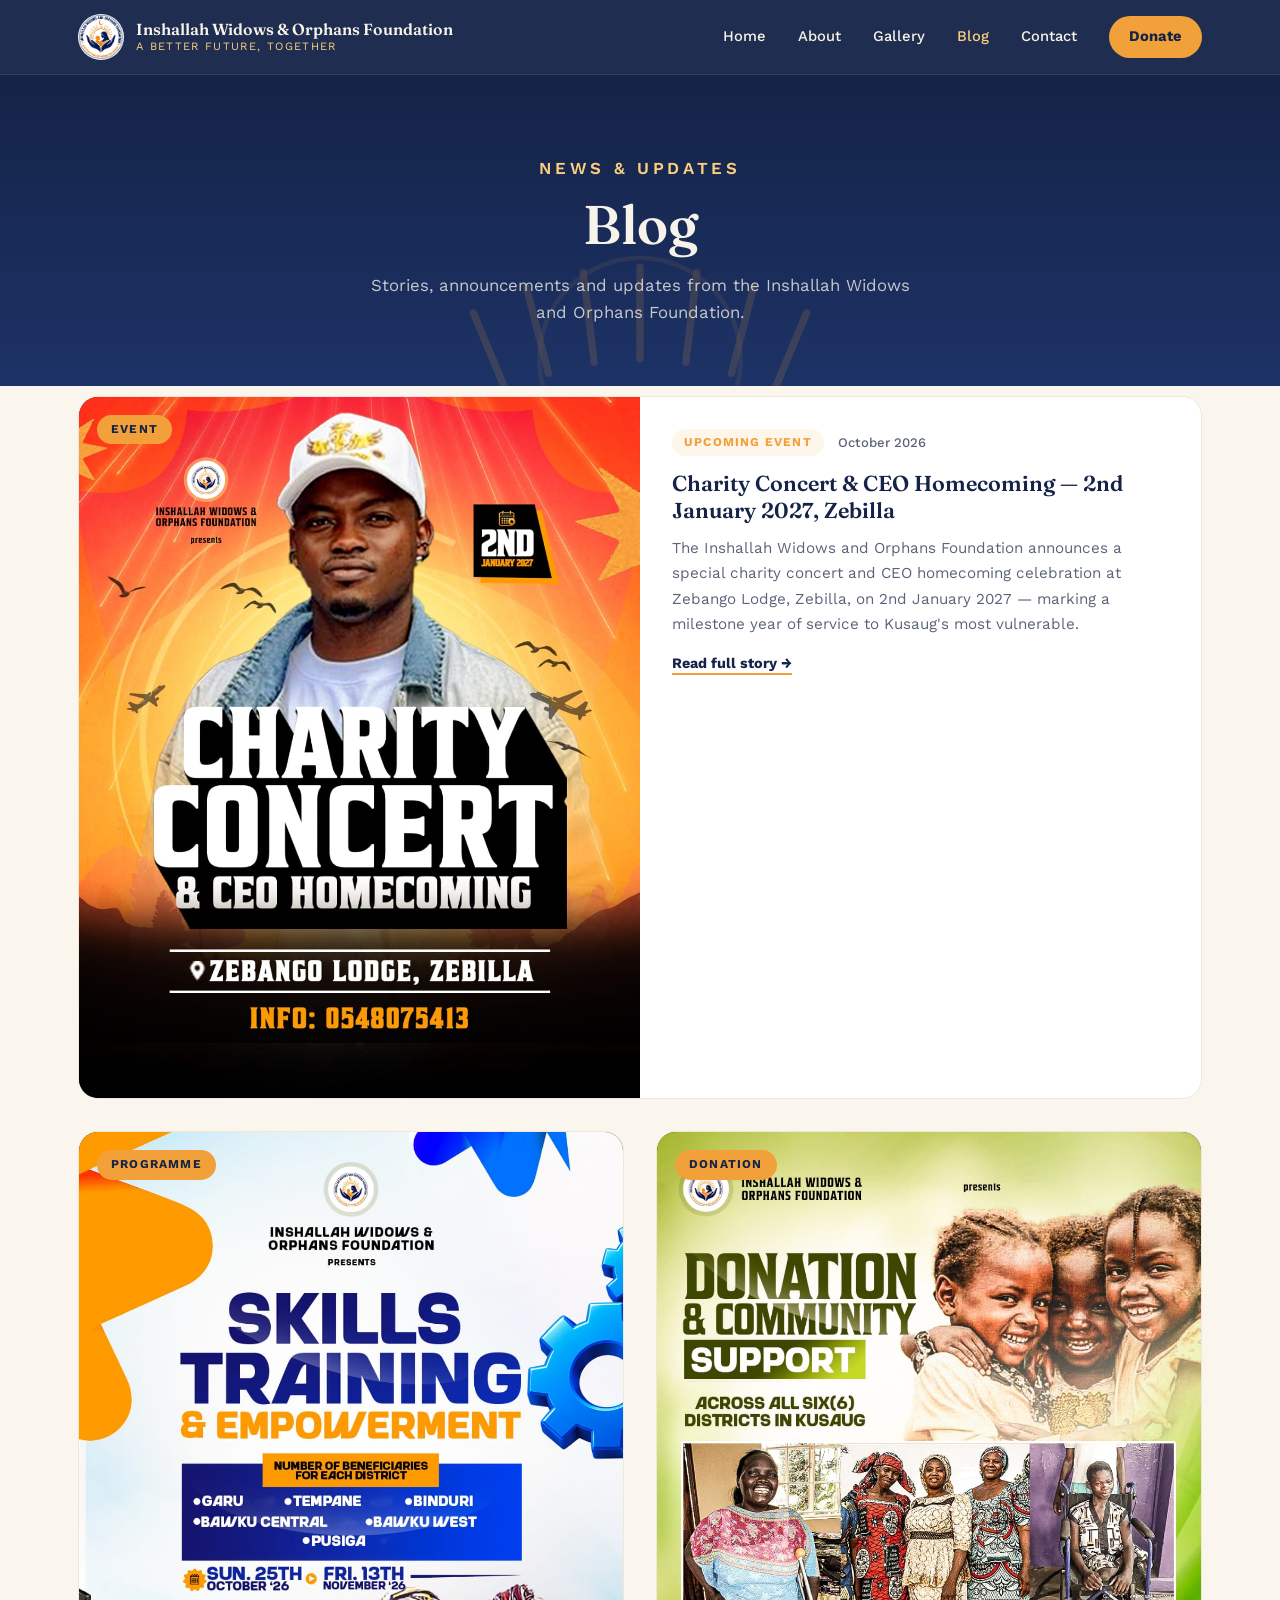
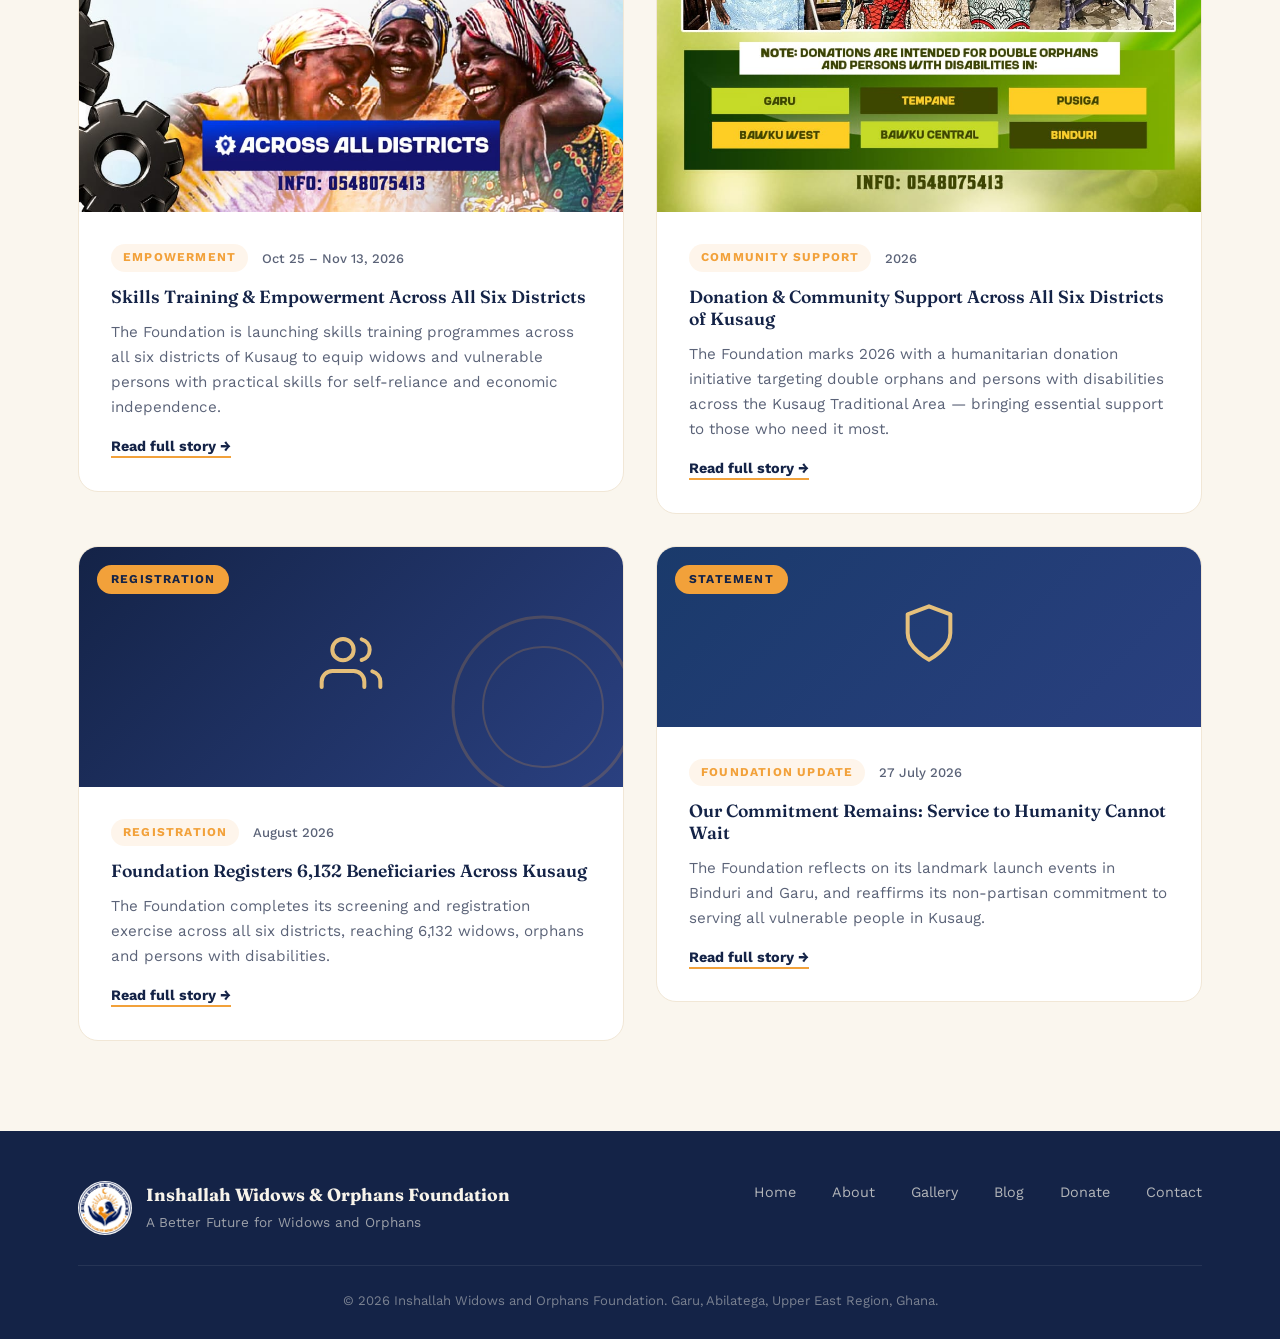
<file: blog.html>
<!DOCTYPE html>
<html lang="en">
<head>
<meta charset="UTF-8"/>
<meta name="viewport" content="width=device-width, initial-scale=1.0"/>
<title>Blog – Inshallah Widows and Orphans Foundation</title>
<link rel="preconnect" href="https://fonts.googleapis.com">
<link rel="preconnect" href="https://fonts.gstatic.com" crossorigin>
<link href="https://fonts.googleapis.com/css2?family=Fraunces:opsz,wght@9..144,400;9..144,500;9..144,600;9..144,700&family=Work+Sans:wght@400;500;600;700&display=swap" rel="stylesheet">
<link rel="stylesheet" href="shared.css"/>
<style>
/* BLOG LIST */
.blog-grid{display:grid;grid-template-columns:1fr 1fr;gap:32px;align-items:start;}
.blog-card{background:#fff;border:1px solid var(--sand-2);border-radius:20px;overflow:hidden;transition:transform .25s ease,box-shadow .25s ease;cursor:pointer;}
.blog-card:hover{transform:translateY(-6px);box-shadow:0 18px 44px rgba(20,35,71,0.09);}
.blog-card.featured{grid-column:1/-1;display:grid;grid-template-columns:1fr 1fr;gap:0;}
.blog-banner{background:linear-gradient(135deg,var(--navy),var(--navy-soft));min-height:240px;display:flex;align-items:center;justify-content:center;padding:40px;position:relative;overflow:hidden;}
.blog-banner.has-img{padding:0;}
.blog-banner.has-img img{width:100%;height:100%;object-fit:cover;object-position:center top;min-height:240px;transition:transform .4s ease;}
.blog-card:hover .blog-banner.has-img img{transform:scale(1.04);}
.blog-banner svg.dec{position:absolute;opacity:0.2;bottom:-20px;right:-20px;width:200px;height:200px;}
.blog-banner .tag{position:absolute;top:18px;left:18px;background:var(--gold);color:var(--navy);font-size:0.75rem;font-weight:700;letter-spacing:0.1em;text-transform:uppercase;padding:5px 14px;border-radius:999px;z-index:2;}
.blog-banner-icon svg{width:64px;height:64px;opacity:0.9;}
.featured .blog-banner{min-height:340px;}
.featured .blog-banner.has-img img{min-height:340px;}
.blog-body{padding:32px;}
.blog-meta{display:flex;align-items:center;gap:14px;margin-bottom:14px;flex-wrap:wrap;}
.blog-meta .date{font-size:0.82rem;color:var(--ink-soft);font-weight:500;}
.blog-meta .cat{font-size:0.75rem;font-weight:700;letter-spacing:0.1em;text-transform:uppercase;color:var(--gold);background:rgba(242,161,58,0.1);padding:4px 12px;border-radius:999px;}
.blog-body h2{font-size:1.35rem;margin-bottom:12px;line-height:1.25;}
.blog-body h3{font-size:1.1rem;margin-bottom:12px;line-height:1.25;}
.blog-body p{color:var(--ink-soft);font-size:0.95rem;line-height:1.65;margin-bottom:12px;}
.blog-body .read-more{display:inline-flex;align-items:center;gap:6px;font-weight:700;color:var(--navy);font-size:0.9rem;border-bottom:2px solid var(--gold);padding-bottom:2px;margin-top:6px;background:none;border-top:none;border-left:none;border-right:none;cursor:pointer;font-family:inherit;}

/* ARTICLE VIEW */
.article-overlay{display:none;position:fixed;inset:0;z-index:200;background:rgba(20,35,71,0.55);backdrop-filter:blur(4px);overflow-y:auto;padding:40px 20px;}
.article-overlay.open{display:flex;align-items:flex-start;justify-content:center;}
.article-box{background:var(--sand);border-radius:24px;max-width:780px;width:100%;overflow:hidden;position:relative;box-shadow:0 30px 80px rgba(20,35,71,0.22);}
.article-header{background:linear-gradient(160deg,var(--navy),var(--navy-soft));padding:50px 48px 40px;color:var(--cream-text);position:relative;overflow:hidden;}
.article-header.has-flyer{padding:0;min-height:340px;display:flex;flex-direction:column;justify-content:flex-end;}
.article-header.has-flyer .flyer-img{position:absolute;inset:0;width:100%;height:100%;object-fit:cover;object-position:center top;}
.article-header.has-flyer .flyer-overlay{position:relative;z-index:1;background:linear-gradient(0deg,rgba(20,35,71,0.92) 0%,rgba(20,35,71,0.3) 100%);padding:36px 48px 32px;}
.article-header::after{content:"";position:absolute;bottom:-60px;right:-60px;width:220px;height:220px;border-radius:50%;background:radial-gradient(circle,rgba(242,161,58,0.3),transparent 70%);}
.article-header.has-flyer::after{display:none;}
.article-header .cat{font-size:0.75rem;font-weight:700;letter-spacing:0.14em;text-transform:uppercase;color:var(--gold-light);margin-bottom:14px;}
.article-header h1{font-size:clamp(1.5rem,3.5vw,2.1rem);color:var(--cream-text);margin-bottom:14px;position:relative;z-index:1;}
.article-header .meta{font-size:0.85rem;color:rgba(247,243,234,0.65);}
.article-close{position:absolute;top:18px;right:18px;width:38px;height:38px;border-radius:50%;background:rgba(20,35,71,0.7);border:none;color:var(--cream-text);font-size:1.2rem;cursor:pointer;display:flex;align-items:center;justify-content:center;transition:background .2s ease;z-index:10;}
.article-close:hover{background:rgba(20,35,71,0.9);}
.article-content{padding:44px 48px;}
.article-content p{color:var(--ink-soft);line-height:1.75;margin-bottom:18px;font-size:1.02rem;}
.article-content h3{font-size:1.2rem;color:var(--navy);margin:28px 0 12px;}
.article-content .district-table{width:100%;border-collapse:collapse;margin:24px 0;border-radius:12px;overflow:hidden;font-size:0.93rem;}
.article-content .district-table th{background:var(--navy);color:var(--cream-text);padding:12px 16px;text-align:left;font-weight:600;}
.article-content .district-table td{padding:11px 16px;border-bottom:1px solid var(--sand-2);color:var(--ink);}
.article-content .district-table tr:nth-child(even) td{background:#fff;}
.article-content .district-table tr:last-child td{background:rgba(242,161,58,0.1);font-weight:700;color:var(--navy);}
.article-content .pull-quote{border-left:4px solid var(--gold);padding:16px 22px;margin:24px 0;background:#fff;border-radius:0 12px 12px 0;font-family:'Fraunces',serif;font-size:1.1rem;color:var(--navy);font-style:italic;}

/* district pills */
.district-pills{display:flex;flex-wrap:wrap;gap:10px;margin:18px 0;}
.district-pills span{background:var(--navy);color:var(--cream-text);font-size:0.82rem;font-weight:600;padding:6px 16px;border-radius:999px;}

/* event detail strip */
.event-strip{display:grid;grid-template-columns:repeat(3,1fr);gap:14px;margin:24px 0;}
.event-strip .ev{background:#fff;border-radius:14px;padding:18px;text-align:center;border:1px solid var(--sand-2);}
.event-strip .ev .ev-label{font-size:0.72rem;text-transform:uppercase;letter-spacing:0.12em;font-weight:700;color:var(--gold);margin-bottom:6px;}
.event-strip .ev .ev-val{font-family:'Fraunces',serif;font-size:1.1rem;font-weight:600;color:var(--navy);}

@media(max-width:760px){
  .blog-grid{grid-template-columns:1fr;}
  .blog-card.featured{grid-template-columns:1fr;}
  .featured .blog-banner{min-height:200px;}
  .featured .blog-banner.has-img img{min-height:200px;}
  .article-content{padding:28px 22px;}
  .article-header{padding:36px 22px 30px;}
  .article-header.has-flyer .flyer-overlay{padding:24px 22px 20px;}
  .event-strip{grid-template-columns:1fr 1fr;}
}
</style>
</head>
<body>

<header>
  <div class="nav">
    <a href="index.html" class="brand">
      <img src="logo.jpeg" alt="Inshallah Widows and Orphans Foundation logo"/>
      <div class="brand-text">
        <strong>Inshallah Widows &amp; Orphans Foundation</strong>
        <span>A better future, together</span>
      </div>
    </a>
    <button class="menu-toggle" aria-label="Toggle navigation" aria-expanded="false" id="menuToggle">&#9776;</button>
    <nav class="links" id="navLinks">
      <a href="index.html">Home</a>
      <a href="about.html">About</a>
      <a href="gallery.html">Gallery</a>
      <a href="blog.html" class="active">Blog</a>
      <a href="index.html#contact">Contact</a>
      <a href="index.html#donate" class="cta">Donate</a>
    </nav>
  </div>
</header>

<div class="page-hero">
  <svg class="bg" viewBox="0 0 1200 340" xmlns="http://www.w3.org/2000/svg" aria-hidden="true">
    <g stroke="#f2a13a" stroke-width="8" stroke-linecap="round" opacity="0.6">
      <line x1="600" y1="310" x2="600" y2="210"/><line x1="550" y1="314" x2="538" y2="216"/>
      <line x1="500" y1="326" x2="476" y2="232"/><line x1="454" y1="346" x2="418" y2="260"/>
      <line x1="650" y1="314" x2="662" y2="216"/><line x1="700" y1="326" x2="724" y2="232"/>
      <line x1="746" y1="346" x2="782" y2="260"/>
    </g>
    <circle cx="600" cy="310" r="110" fill="none" stroke="#f2a13a" stroke-width="5" opacity="0.35"/>
  </svg>
  <div class="wrap" style="position:relative;z-index:2;">
    <p class="eyebrow" style="color:var(--gold-light);">News &amp; Updates</p>
    <h1>Blog</h1>
    <p>Stories, announcements and updates from the Inshallah Widows and Orphans Foundation.</p>
  </div>
</div>

<section>
  <div class="wrap">
    <div class="blog-grid">

      <!-- POST 3 — CHARITY CONCERT (featured, newest first) -->
      <article class="blog-card featured reveal" onclick="openArticle('post3')">
        <div class="blog-banner has-img">
          <div class="tag">Event</div>
          <img src="images/concert.jpeg" alt="Charity Concert & CEO Homecoming flyer"/>
        </div>
        <div class="blog-body">
          <div class="blog-meta">
            <span class="cat">Upcoming Event</span>
            <span class="date">October 2026</span>
          </div>
          <h2>Charity Concert &amp; CEO Homecoming — 2nd January 2027, Zebilla</h2>
          <p>The Inshallah Widows and Orphans Foundation announces a special charity concert and CEO homecoming celebration at Zebango Lodge, Zebilla, on 2nd January 2027 — marking a milestone year of service to Kusaug's most vulnerable.</p>
          <button class="read-more" onclick="event.stopPropagation();openArticle('post3')">Read full story →</button>
        </div>
      </article>

      <!-- POST 4 — SKILLS TRAINING -->
      <article class="blog-card reveal" onclick="openArticle('post4')">
        <div class="blog-banner has-img">
          <div class="tag">Programme</div>
          <img src="images/skills.jpeg" alt="Skills Training & Empowerment flyer"/>
        </div>
        <div class="blog-body">
          <div class="blog-meta">
            <span class="cat">Empowerment</span>
            <span class="date">Oct 25 – Nov 13, 2026</span>
          </div>
          <h3>Skills Training &amp; Empowerment Across All Six Districts</h3>
          <p>The Foundation is launching skills training programmes across all six districts of Kusaug to equip widows and vulnerable persons with practical skills for self-reliance and economic independence.</p>
          <button class="read-more" onclick="event.stopPropagation();openArticle('post4')">Read full story →</button>
        </div>
      </article>

      <!-- POST 5 — DONATION & COMMUNITY SUPPORT -->
      <article class="blog-card reveal" onclick="openArticle('post5')">
        <div class="blog-banner has-img">
          <div class="tag">Donation</div>
          <img src="images/donation.jpeg" alt="Donation & Community Support flyer"/>
        </div>
        <div class="blog-body">
          <div class="blog-meta">
            <span class="cat">Community Support</span>
            <span class="date">2026</span>
          </div>
          <h3>Donation &amp; Community Support Across All Six Districts of Kusaug</h3>
          <p>The Foundation marks 2026 with a humanitarian donation initiative targeting double orphans and persons with disabilities across the Kusaug Traditional Area — bringing essential support to those who need it most.</p>
          <button class="read-more" onclick="event.stopPropagation();openArticle('post5')">Read full story →</button>
        </div>
      </article>

      <!-- POST 1 — REGISTRATION -->
      <article class="blog-card reveal" onclick="openArticle('post1')">
        <div class="blog-banner">
          <div class="tag">Registration</div>
          <div class="blog-banner-icon">
            <svg viewBox="0 0 24 24" fill="none" stroke="#fbcf7d" stroke-width="1.5" stroke-linecap="round" stroke-linejoin="round">
              <path d="M17 21v-2a4 4 0 00-4-4H5a4 4 0 00-4 4v2"/><circle cx="9" cy="7" r="4"/>
              <path d="M23 21v-2a4 4 0 00-3-3.87"/><path d="M16 3.13a4 4 0 010 7.75"/>
            </svg>
          </div>
          <svg class="dec" viewBox="0 0 200 200"><circle cx="100" cy="100" r="90" fill="none" stroke="#f2a13a" stroke-width="3"/><circle cx="100" cy="100" r="60" fill="none" stroke="#f2a13a" stroke-width="2"/></svg>
        </div>
        <div class="blog-body">
          <div class="blog-meta">
            <span class="cat">Registration</span>
            <span class="date">August 2026</span>
          </div>
          <h3>Foundation Registers 6,132 Beneficiaries Across Kusaug</h3>
          <p>The Foundation completes its screening and registration exercise across all six districts, reaching 6,132 widows, orphans and persons with disabilities.</p>
          <button class="read-more" onclick="event.stopPropagation();openArticle('post1')">Read full story →</button>
        </div>
      </article>

      <!-- POST 2 — STATEMENT -->
      <article class="blog-card reveal" onclick="openArticle('post2')">
        <div class="blog-banner" style="background:linear-gradient(135deg,#1a3a6b,#2a4080);min-height:180px;">
          <div class="tag">Statement</div>
          <div class="blog-banner-icon">
            <svg viewBox="0 0 24 24" fill="none" stroke="#fbcf7d" stroke-width="1.5" stroke-linecap="round" stroke-linejoin="round">
              <path d="M12 22s8-4 8-10V5l-8-3-8 3v7c0 6 8 10 8 10z"/>
            </svg>
          </div>
        </div>
        <div class="blog-body">
          <div class="blog-meta">
            <span class="cat">Foundation Update</span>
            <span class="date">27 July 2026</span>
          </div>
          <h3>Our Commitment Remains: Service to Humanity Cannot Wait</h3>
          <p>The Foundation reflects on its landmark launch events in Binduri and Garu, and reaffirms its non-partisan commitment to serving all vulnerable people in Kusaug.</p>
          <button class="read-more" onclick="event.stopPropagation();openArticle('post2')">Read full story →</button>
        </div>
      </article>

    </div>
  </div>
</section>

<!-- ===== OVERLAY: POST 3 — CHARITY CONCERT ===== -->
<div class="article-overlay" id="post3" role="dialog" aria-modal="true" aria-label="Charity Concert & CEO Homecoming">
  <div class="article-box">
    <div class="article-header has-flyer">
      <button class="article-close" onclick="closeArticle('post3')" aria-label="Close article">&times;</button>
      <img class="flyer-img" src="images/concert.jpeg" alt="Charity Concert & CEO Homecoming flyer"/>
      <div class="flyer-overlay">
        <div class="cat">Upcoming Event &bull; October 2026</div>
        <h1>Charity Concert &amp; CEO Homecoming</h1>
        <div class="meta">Inshallah Widows and Orphans Foundation &mdash; Event Announcement</div>
      </div>
    </div>
    <div class="article-content">
      <div class="event-strip">
        <div class="ev"><div class="ev-label">Date</div><div class="ev-val">2nd January 2027</div></div>
        <div class="ev"><div class="ev-label">Venue</div><div class="ev-val">Zebango Lodge, Zebilla</div></div>
        <div class="ev"><div class="ev-label">Info</div><div class="ev-val">0548 075 413</div></div>
      </div>
      <p>The Inshallah Widows and Orphans Foundation is proud to announce a special <strong>Charity Concert &amp; CEO Homecoming</strong> celebration, set to take place on <strong>2nd January 2027</strong> at Zebango Lodge, Zebilla.</p>
      <p>The Chief Executive Officer of the Foundation, Mr. Awudu Fuseini, popularly known as <em>Top Senior</em>, is set to celebrate his homecoming following a remarkable year of commitment to supporting widows, orphans, persons with disabilities, and other vulnerable groups across the Kusaug Traditional Area.</p>
      <p>The homecoming celebration will provide an opportunity to reflect on the Foundation's journey, recognise its achievements, and appreciate the individuals and partners who have supported its humanitarian mission throughout 2026.</p>
      <div class="pull-quote">Since its establishment, the Foundation has been committed to restoring hope, improving livelihoods, and promoting the welfare of vulnerable people through donations, community support, and empowerment initiatives.</div>
      <p>The event will celebrate Mr. Awudu Fuseini Top Senior's vision of building a society where vulnerable individuals are valued, supported, and empowered to live with dignity. It will also serve as a platform to rally community members, traditional leaders, stakeholders and development partners around the Foundation's ongoing mission.</p>
      <p>As the Foundation celebrates this milestone, it calls on all community members to join hands in advancing its mission of compassion, unity and sustainable support for those in need.</p>
      <p style="font-weight:600;color:var(--navy);">For more information, call: <a href="tel:0548075413" style="color:var(--gold);">0548 075 413</a></p>
    </div>
  </div>
</div>

<!-- ===== OVERLAY: POST 4 — SKILLS TRAINING ===== -->
<div class="article-overlay" id="post4" role="dialog" aria-modal="true" aria-label="Skills Training & Empowerment">
  <div class="article-box">
    <div class="article-header has-flyer">
      <button class="article-close" onclick="closeArticle('post4')" aria-label="Close article">&times;</button>
      <img class="flyer-img" src="images/skills.jpeg" alt="Skills Training & Empowerment flyer"/>
      <div class="flyer-overlay">
        <div class="cat">Empowerment Programme &bull; October–November 2026</div>
        <h1>Skills Training &amp; Empowerment Across All Six Districts</h1>
        <div class="meta">Inshallah Widows and Orphans Foundation &mdash; Programme Update</div>
      </div>
    </div>
    <div class="article-content">
      <div class="event-strip">
        <div class="ev"><div class="ev-label">Start Date</div><div class="ev-val">Sun. 25 Oct 2026</div></div>
        <div class="ev"><div class="ev-label">End Date</div><div class="ev-val">Fri. 13 Nov 2026</div></div>
        <div class="ev"><div class="ev-label">Info</div><div class="ev-val">0548 075 413</div></div>
      </div>
      <p>The Inshallah Widows and Orphans Foundation is committed to empowering vulnerable individuals and creating sustainable opportunities for a better future. As part of its efforts to improve livelihoods, the Foundation is planning <strong>skills training programmes</strong> to equip widows and other vulnerable persons with practical skills to become self-reliant.</p>
      <p>The initiative aims to promote economic empowerment, reduce poverty, and help beneficiaries establish small businesses to support themselves and their families.</p>
      <div class="pull-quote">Through this intervention, the Foundation hopes to build a society where widows, orphans, and other vulnerable groups are valued, supported, and empowered to live with dignity.</div>
      <h3>Districts Covered</h3>
      <div class="district-pills">
        <span>Garu</span><span>Tempane</span><span>Binduri</span>
        <span>Bawku Central</span><span>Bawku West</span><span>Pusiga</span>
      </div>
      <p>The skills training exercise will run from <strong>Sunday 25th October to Friday 13th November 2026</strong>, covering all six districts of the Kusaug Traditional Area to ensure every registered beneficiary has access to the programme.</p>
      <p style="font-weight:600;color:var(--navy);">For more information, call: <a href="tel:0548075413" style="color:var(--gold);">0548 075 413</a></p>
    </div>
  </div>
</div>

<!-- ===== OVERLAY: POST 5 — DONATION ===== -->
<div class="article-overlay" id="post5" role="dialog" aria-modal="true" aria-label="Donation & Community Support">
  <div class="article-box">
    <div class="article-header has-flyer">
      <button class="article-close" onclick="closeArticle('post5')" aria-label="Close article">&times;</button>
      <img class="flyer-img" src="images/donation.jpeg" alt="Donation & Community Support flyer"/>
      <div class="flyer-overlay">
        <div class="cat">Community Support &bull; 2026</div>
        <h1>Donation &amp; Community Support Across Kusaug</h1>
        <div class="meta">Inshallah Widows and Orphans Foundation &mdash; Humanitarian Initiative</div>
      </div>
    </div>
    <div class="article-content">
      <p>The Inshallah Widows and Orphans Foundation has marked the year 2026 with a <strong>humanitarian donation initiative</strong> aimed at supporting double orphans and persons with disabilities across the Kusaug Traditional Area.</p>
      <p>The initiative forms part of the Foundation's commitment to improving the living conditions of vulnerable individuals and promoting a society where everyone is treated with dignity, compassion, and respect.</p>
      <p>Through this donation, the Foundation seeks to provide essential support to beneficiaries, ease some of their daily challenges, and bring hope to individuals who need assistance the most.</p>
      <div class="pull-quote">The Foundation believes that double orphans and persons with disabilities deserve equal opportunities, care, and support to live meaningful lives.</div>
      <p>The initiative also serves as a reminder that caring for vulnerable members of society is a shared responsibility. As the Foundation marks the year 2026 with this intervention, it remains committed to its mission of supporting vulnerable groups through humanitarian assistance, education, economic empowerment, and other sustainable development programmes.</p>
      <h3>Target Districts</h3>
      <p>Donations are intended for <strong>double orphans and persons with disabilities</strong> in:</p>
      <div class="district-pills">
        <span>Garu</span><span>Tempane</span><span>Pusiga</span>
        <span>Bawku West</span><span>Bawku Central</span><span>Binduri</span>
      </div>
      <p>The Foundation calls on individuals, organisations, philanthropists, and development partners to join hands in supporting its efforts to build a more inclusive and compassionate society.</p>
      <p style="font-weight:600;color:var(--navy);">For more information, call: <a href="tel:0548075413" style="color:var(--gold);">0548 075 413</a></p>
    </div>
  </div>
</div>

<!-- ===== OVERLAY: POST 1 — REGISTRATION ===== -->
<div class="article-overlay" id="post1" role="dialog" aria-modal="true" aria-label="Foundation Registers 6,132 Beneficiaries">
  <div class="article-box">
    <div class="article-header">
      <button class="article-close" onclick="closeArticle('post1')" aria-label="Close article">&times;</button>
      <div class="cat">Registration &bull; August 2026</div>
      <h1>Foundation Registers 6,132 Beneficiaries Across Kusaug</h1>
      <div class="meta">Inshallah Widows and Orphans Foundation &mdash; Official Update</div>
    </div>
    <div class="article-content">
      <p>The Inshallah Widows and Orphans Foundation has successfully completed its screening and registration exercise across the six districts of Kusaug, reaching thousands of vulnerable individuals, including widows, orphans, and Persons with Disabilities (PWDs).</p>
      <p>The exercise was aimed at identifying deserving beneficiaries, creating a reliable database, and ensuring that future support programmes are targeted at those who need assistance most. Through the commitment of foundation officials, volunteers, community leaders and other stakeholders, a total of <strong>6,132 beneficiaries</strong> have been registered across the six districts.</p>
      <div class="pull-quote">"Every widow, orphan and Person with Disability deserves dignity, inclusion and an opportunity to improve their quality of life."</div>
      <h3>District-by-District Registration Results</h3>
      <table class="district-table">
        <thead><tr><th>District</th><th>Widows</th><th>Orphans</th><th>PWDs</th><th>Total</th></tr></thead>
        <tbody>
          <tr><td>Bawku West</td><td>475</td><td>231</td><td>150</td><td><strong>856</strong></td></tr>
          <tr><td>Binduri</td><td>305</td><td>540</td><td>340</td><td><strong>1,185</strong></td></tr>
          <tr><td>Garu</td><td>432</td><td>260</td><td>234</td><td><strong>926</strong></td></tr>
          <tr><td>Pusiga</td><td>423</td><td>345</td><td>125</td><td><strong>893</strong></td></tr>
          <tr><td>Tempane</td><td>535</td><td>145</td><td>132</td><td><strong>812</strong></td></tr>
          <tr><td>Bawku</td><td>560</td><td>450</td><td>450</td><td><strong>1,460</strong></td></tr>
          <tr><td><strong>Grand Total</strong></td><td><strong>2,730</strong></td><td><strong>1,971</strong></td><td><strong>1,431</strong></td><td><strong>6,132</strong></td></tr>
        </tbody>
      </table>
      <p>The registration exercise represents an important step in the Foundation's commitment to improving the lives of vulnerable people within the Kusaug area. The data collected will help the Foundation plan and implement future programmes in areas such as economic empowerment, skills training, education, social welfare, and other forms of support.</p>
      <div class="pull-quote">Inshallah, this is only the beginning. Together, we can build a stronger and more compassionate Kusaug where no vulnerable person is left behind.</div>
    </div>
  </div>
</div>

<!-- ===== OVERLAY: POST 2 — STATEMENT ===== -->
<div class="article-overlay" id="post2" role="dialog" aria-modal="true" aria-label="Our Commitment Remains">
  <div class="article-box">
    <div class="article-header">
      <button class="article-close" onclick="closeArticle('post2')" aria-label="Close article">&times;</button>
      <div class="cat">Foundation Statement &bull; 27 July 2026</div>
      <h1>Our Commitment Remains: Service to Humanity Cannot Wait</h1>
      <div class="meta">Inshallah Widows and Orphans Foundation &mdash; Official Statement</div>
    </div>
    <div class="article-content">
      <p>The Inshallah Widows and Orphans Foundation was established with one clear mission: to improve the lives of widows and orphans through compassion, empowerment, and practical support. Since its inception, the Foundation has demonstrated a commitment to serving vulnerable members of society, regardless of political affiliation.</p>
      <p>On 16 July 2026 in Binduri and 26 July 2026 in Garu, the Foundation successfully held its launch events. We invited our District Chief Executives (DCEs), Members of Parliament (MPs), and other public officials because we wanted them to witness this important initiative and share in the vision of transforming lives.</p>
      <p>Unfortunately, many of our invited leaders were unable to attend. While we respect that public officials have demanding schedules, their presence at such events would have sent a powerful message that the welfare of widows and orphans is a priority for all of us.</p>
      <div class="pull-quote">"Our invitation was never about politics or campaigning. We simply wanted our leaders to witness what ordinary citizens are doing to support vulnerable people."</div>
      <p>Community development is a shared responsibility, and when government, civil society, traditional authorities, and volunteers work together, everyone benefits.</p>
      <p>Despite the challenges, our CEO, Awudu Fuseini (Top Senior), the management team, and our volunteers remain committed to this mission. We will continue to reach out to those in need because service to humanity cannot wait.</p>
      <div class="pull-quote">Widows and orphans should never become an afterthought or a political issue. They deserve our compassion, our time, and our collective support.</div>
      <p>The future of Kusaug is in our hands. If we unite behind initiatives that improve lives, we can build a stronger, more caring society where every widow feels supported and every orphan has hope for a brighter tomorrow.</p>
    </div>
  </div>
</div>

<footer>
  <div class="wrap">
    <div class="footer-top">
      <div class="footer-brand">
        <img src="logo.jpeg" alt="Logo"/>
        <div><strong>Inshallah Widows &amp; Orphans Foundation</strong><span>A Better Future for Widows and Orphans</span></div>
      </div>
      <div class="footer-links">
        <a href="index.html">Home</a><a href="about.html">About</a><a href="gallery.html">Gallery</a>
        <a href="blog.html">Blog</a><a href="index.html#donate">Donate</a><a href="index.html#contact">Contact</a>
      </div>
    </div>
    <div class="footer-bottom">&copy; <span id="year"></span> Inshallah Widows and Orphans Foundation. Garu, Abilatega, Upper East Region, Ghana.</div>
  </div>
</footer>

<script>
document.getElementById('year').textContent=new Date().getFullYear();
const toggle=document.getElementById('menuToggle'),navLinks=document.getElementById('navLinks');
toggle.addEventListener('click',()=>{const o=navLinks.classList.toggle('open');toggle.setAttribute('aria-expanded',o);});
navLinks.querySelectorAll('a').forEach(a=>a.addEventListener('click',()=>{navLinks.classList.remove('open');toggle.setAttribute('aria-expanded','false');}));
const obs=new IntersectionObserver((e)=>{e.forEach(en=>{if(en.isIntersecting){en.target.classList.add('in');obs.unobserve(en.target);}});},{threshold:0.1});
document.querySelectorAll('.reveal').forEach(el=>obs.observe(el));

function openArticle(id){
  document.getElementById(id).classList.add('open');
  document.body.style.overflow='hidden';
}
function closeArticle(id){
  document.getElementById(id).classList.remove('open');
  document.body.style.overflow='';
}
document.querySelectorAll('.article-overlay').forEach(ov=>{
  ov.addEventListener('click',e=>{if(e.target===ov)closeArticle(ov.id);});
});
document.addEventListener('keydown',e=>{if(e.key==='Escape')document.querySelectorAll('.article-overlay.open').forEach(ov=>closeArticle(ov.id));});
</script>
</body>
</html>
</file>
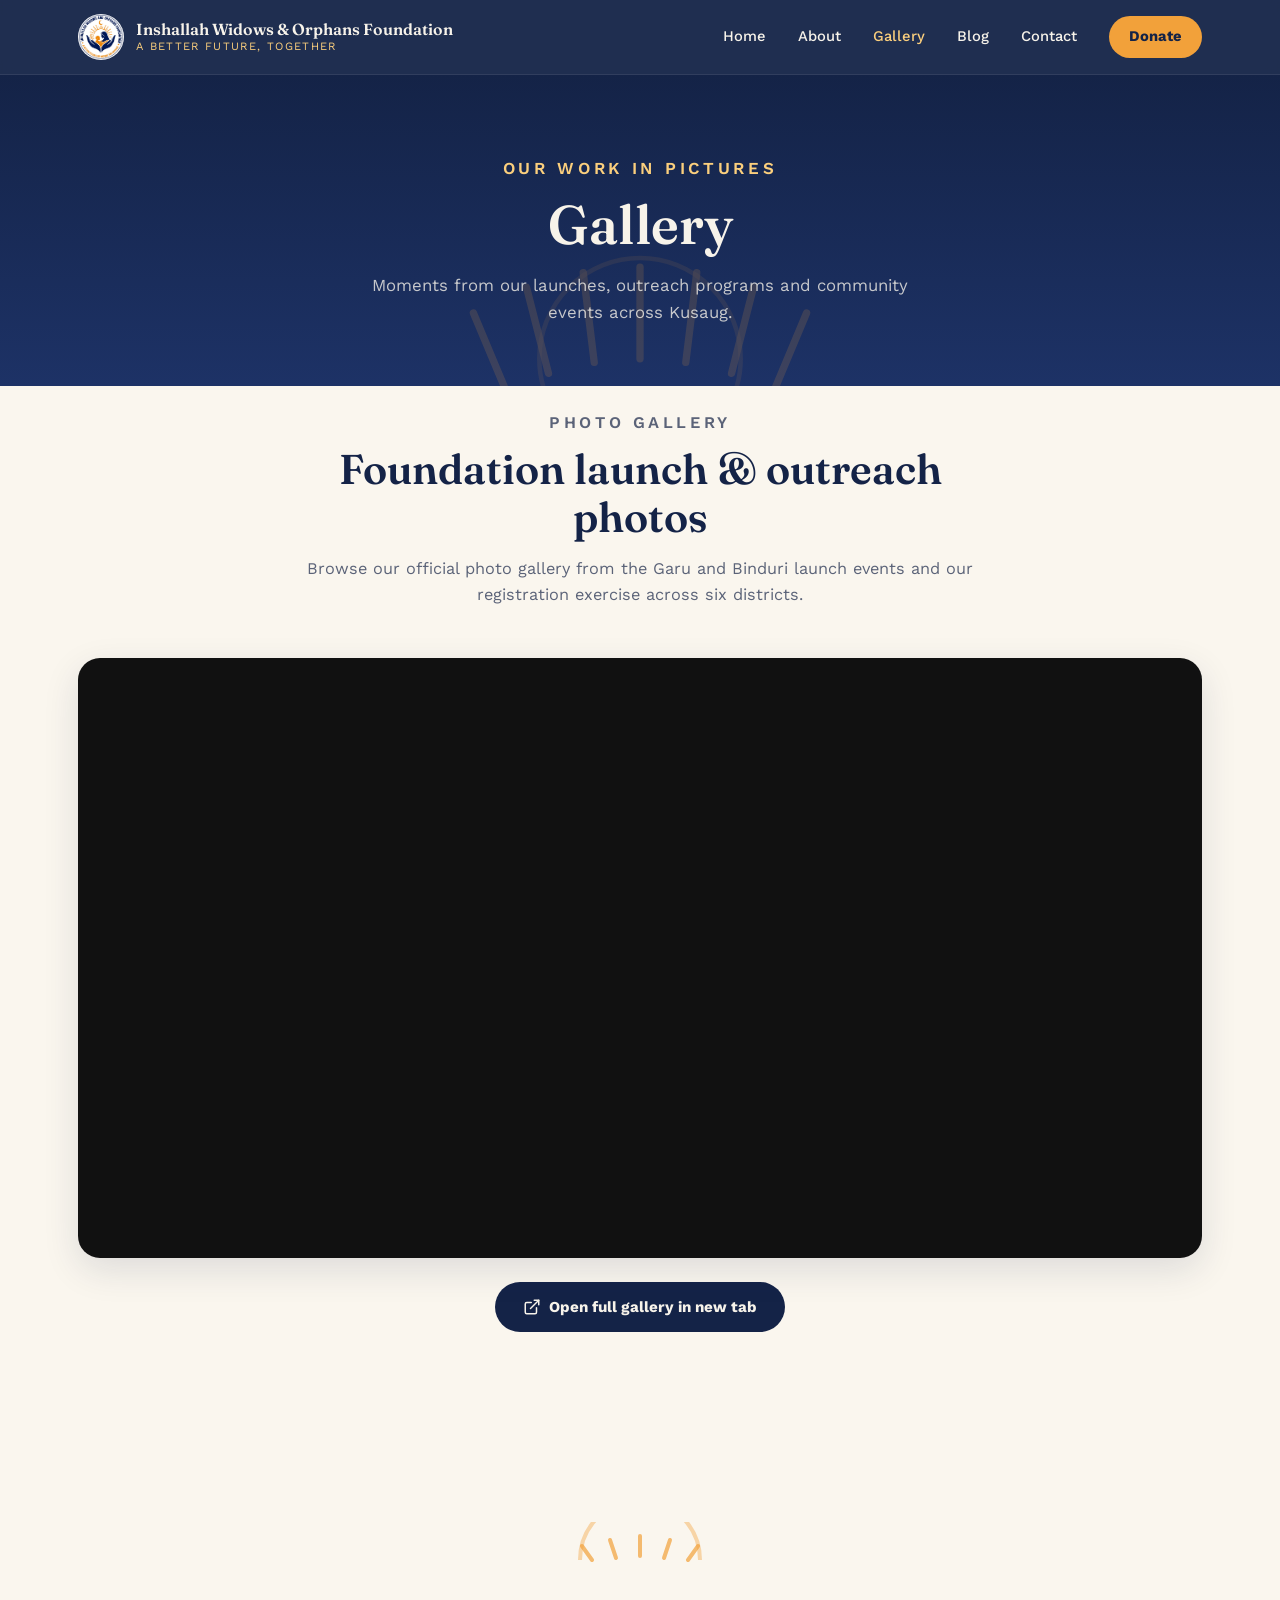
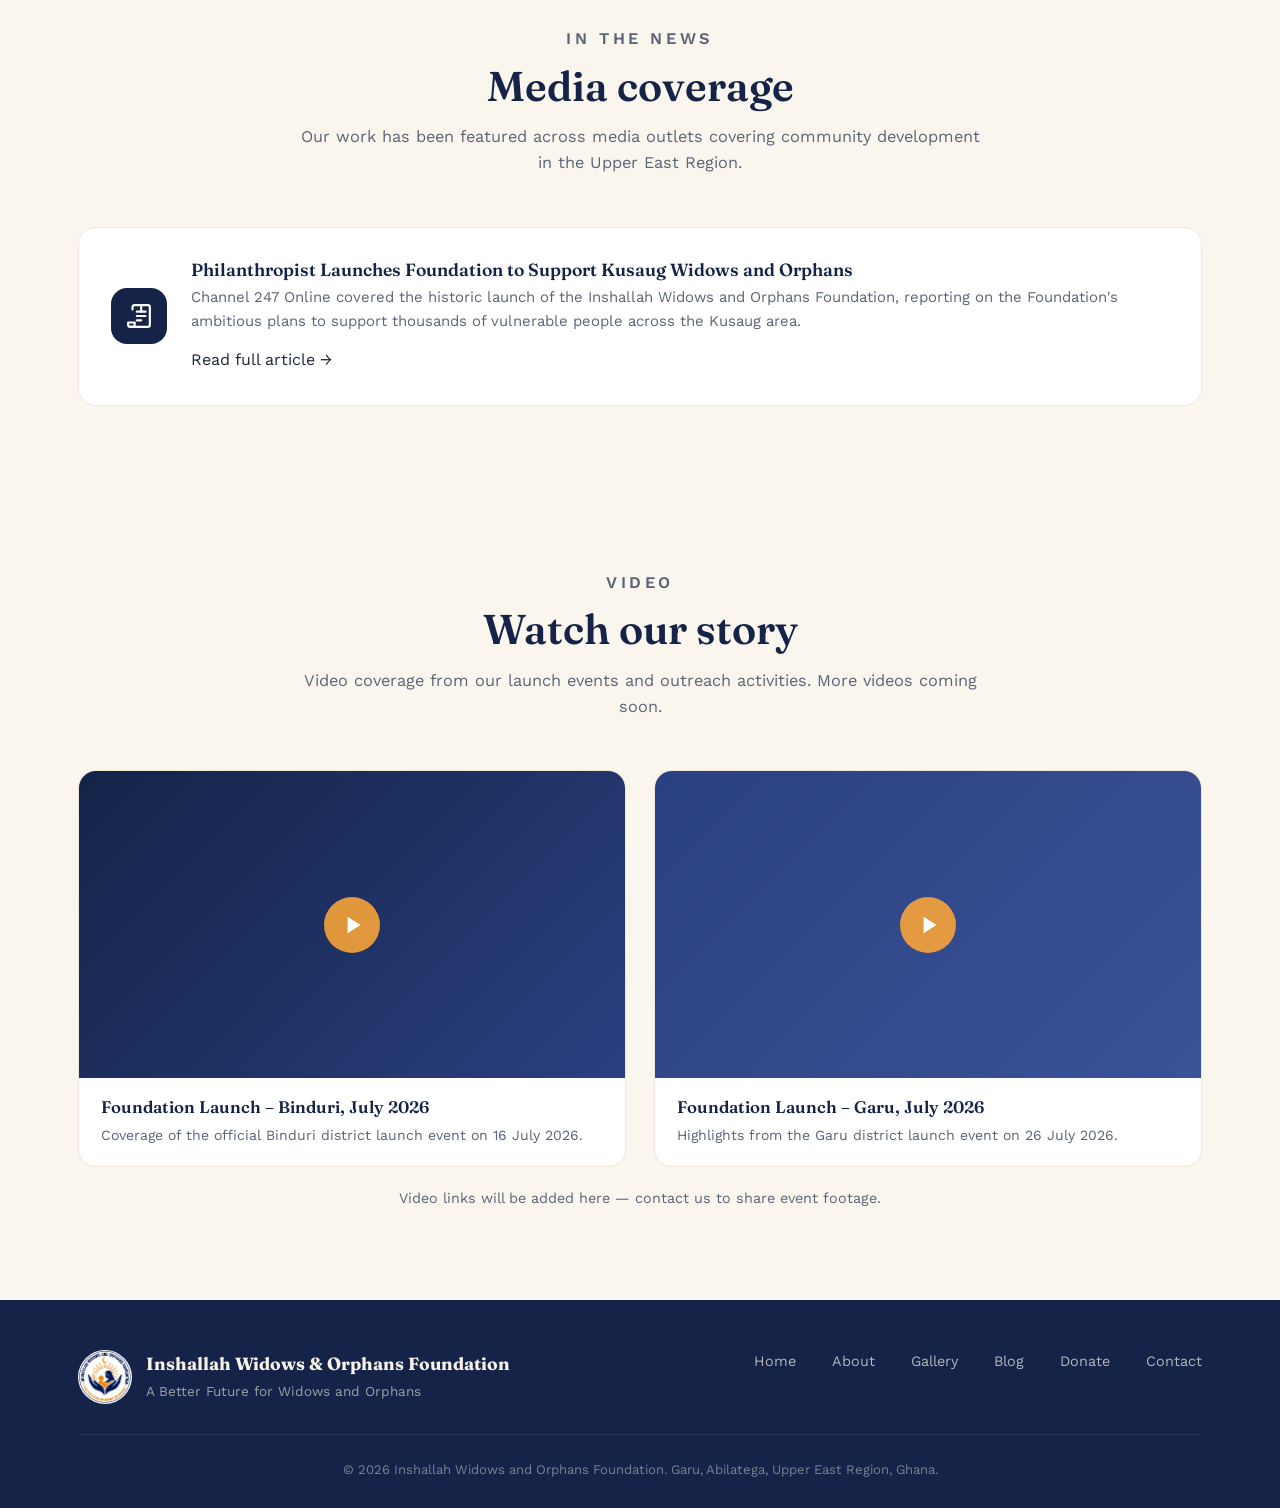
<file: gallery.html>
<!DOCTYPE html>
<html lang="en">
<head>
<meta charset="UTF-8"/>
<meta name="viewport" content="width=device-width, initial-scale=1.0"/>
<title>Gallery – Inshallah Widows and Orphans Foundation</title>
<link rel="preconnect" href="https://fonts.googleapis.com">
<link rel="preconnect" href="https://fonts.gstatic.com" crossorigin>
<link href="https://fonts.googleapis.com/css2?family=Fraunces:opsz,wght@9..144,400;9..144,500;9..144,600;9..144,700&family=Work+Sans:wght@400;500;600;700&display=swap" rel="stylesheet">
<link rel="stylesheet" href="shared.css"/>
<style>
/* GALLERY PAGE */
.gallery-tabs{display:flex;gap:12px;justify-content:center;flex-wrap:wrap;margin-bottom:44px;}
.tab-btn{padding:10px 24px;border-radius:999px;border:1px solid var(--sand-2);background:#fff;font-weight:600;font-size:0.9rem;cursor:pointer;color:var(--ink);transition:all .2s ease;}
.tab-btn.active,.tab-btn:hover{background:var(--navy);color:var(--cream-text);border-color:var(--navy);}

/* pixieset embed */
.pixieset-wrap{border-radius:22px;overflow:hidden;box-shadow:0 12px 36px rgba(20,35,71,0.12);background:#111;margin-bottom:24px;position:relative;}
.pixieset-wrap iframe{width:100%;height:600px;border:none;display:block;}
.pixieset-open{display:flex;justify-content:center;margin-bottom:60px;}
.pixieset-open a{display:inline-flex;align-items:center;gap:8px;padding:13px 28px;border-radius:999px;background:var(--navy);color:var(--cream-text);font-weight:700;font-size:0.95rem;transition:background .2s ease,transform .2s ease;}
.pixieset-open a:hover{background:var(--navy-soft);transform:translateY(-2px);}
.pixieset-open a svg{width:18px;height:18px;}

/* video section */
.video-grid{display:grid;grid-template-columns:repeat(2,1fr);gap:28px;}
.video-card{background:#fff;border:1px solid var(--sand-2);border-radius:18px;overflow:hidden;transition:transform .25s ease,box-shadow .25s ease;}
.video-card:hover{transform:translateY(-5px);box-shadow:0 16px 36px rgba(20,35,71,0.08);}
.video-thumb{aspect-ratio:16/9;background:var(--navy);display:flex;align-items:center;justify-content:center;position:relative;overflow:hidden;}
.video-thumb img{width:100%;height:100%;object-fit:cover;opacity:0.7;}
.play-btn{position:absolute;width:56px;height:56px;border-radius:50%;background:rgba(242,161,58,0.92);display:flex;align-items:center;justify-content:center;transition:transform .2s ease,background .2s ease;}
.video-card:hover .play-btn{transform:scale(1.1);background:var(--gold);}
.play-btn svg{width:22px;height:22px;margin-left:3px;}
.video-info{padding:20px 22px;}
.video-info h3{font-size:1.05rem;margin-bottom:6px;}
.video-info p{font-size:0.88rem;color:var(--ink-soft);}

/* placeholder grid for future photos */
.placeholder-grid{display:grid;grid-template-columns:repeat(4,1fr);gap:16px;}
.ph-item{aspect-ratio:1;border-radius:16px;background:linear-gradient(135deg,var(--sand-2),#fff);border:1px dashed #d8c9ad;display:flex;flex-direction:column;align-items:center;justify-content:center;gap:10px;color:var(--ink-soft);}
.ph-item svg{width:28px;height:28px;opacity:0.5;}
.ph-item span{font-size:0.75rem;letter-spacing:0.06em;text-transform:uppercase;font-weight:600;}

/* news link card */
.news-card{background:#fff;border:1px solid var(--sand-2);border-radius:18px;padding:32px;display:flex;gap:24px;align-items:center;margin-bottom:60px;transition:box-shadow .2s ease;}
.news-card:hover{box-shadow:0 12px 32px rgba(20,35,71,0.08);}
.news-icon{width:56px;height:56px;border-radius:16px;background:var(--navy);display:flex;align-items:center;justify-content:center;flex-shrink:0;}
.news-icon svg{width:26px;height:26px;}
.news-card h3{font-size:1.1rem;margin-bottom:6px;}
.news-card p{color:var(--ink-soft);font-size:0.93rem;margin-bottom:14px;}
.news-card a.read-more{font-weight:700;color:var(--navy);font-size:0.9rem;display:inline-flex;align-items:center;gap:6px;border-bottom:2px solid var(--gold);padding-bottom:2px;}

@media(max-width:760px){
  .video-grid{grid-template-columns:1fr;}
  .placeholder-grid{grid-template-columns:repeat(2,1fr);}
  .pixieset-wrap iframe{height:420px;}
  .news-card{flex-direction:column;gap:16px;}
}
</style>
</head>
<body>

<header>
  <div class="nav">
    <a href="index.html" class="brand">
      <img src="logo.jpeg" alt="Inshallah Widows and Orphans Foundation logo"/>
      <div class="brand-text">
        <strong>Inshallah Widows &amp; Orphans Foundation</strong>
        <span>A better future, together</span>
      </div>
    </a>
    <button class="menu-toggle" aria-label="Toggle navigation" aria-expanded="false" id="menuToggle">&#9776;</button>
    <nav class="links" id="navLinks">
      <a href="index.html">Home</a>
      <a href="about.html">About</a>
      <a href="gallery.html" class="active">Gallery</a>
      <a href="blog.html">Blog</a>
      <a href="index.html#contact">Contact</a>
      <a href="index.html#donate" class="cta">Donate</a>
    </nav>
  </div>
</header>

<div class="page-hero">
  <svg class="bg" viewBox="0 0 1200 340" xmlns="http://www.w3.org/2000/svg" aria-hidden="true">
    <g stroke="#f2a13a" stroke-width="8" stroke-linecap="round" opacity="0.6">
      <line x1="600" y1="310" x2="600" y2="210"/><line x1="550" y1="314" x2="538" y2="216"/>
      <line x1="500" y1="326" x2="476" y2="232"/><line x1="454" y1="346" x2="418" y2="260"/>
      <line x1="650" y1="314" x2="662" y2="216"/><line x1="700" y1="326" x2="724" y2="232"/>
      <line x1="746" y1="346" x2="782" y2="260"/>
    </g>
    <circle cx="600" cy="310" r="110" fill="none" stroke="#f2a13a" stroke-width="5" opacity="0.35"/>
  </svg>
  <div class="wrap" style="position:relative;z-index:2;">
    <p class="eyebrow" style="color:var(--gold-light);">Our Work in Pictures</p>
    <h1>Gallery</h1>
    <p>Moments from our launches, outreach programs and community events across Kusaug.</p>
  </div>
</div>

<!-- PHOTO GALLERY via Pixieset -->
<section>
  <div class="wrap">
    <div class="section-head reveal">
      <p class="eyebrow">Photo Gallery</p>
      <h2>Foundation launch &amp; outreach photos</h2>
      <p>Browse our official photo gallery from the Garu and Binduri launch events and our registration exercise across six districts.</p>
    </div>

    <div class="pixieset-wrap reveal">
      <iframe
        src="https://gadamphotography89.pixieset.com/ishallahwidowsandorphansfoundation/"
        title="Inshallah Widows and Orphans Foundation – Photo Gallery"
        allowfullscreen
        loading="lazy"
      ></iframe>
    </div>

    <div class="pixieset-open">
      <a href="https://gadamphotography89.pixieset.com/ishallahwidowsandorphansfoundation/" target="_blank" rel="noopener">
        <svg viewBox="0 0 24 24" fill="none" stroke="currentColor" stroke-width="2" stroke-linecap="round" stroke-linejoin="round"><path d="M18 13v6a2 2 0 01-2 2H5a2 2 0 01-2-2V8a2 2 0 012-2h6"/><polyline points="15 3 21 3 21 9"/><line x1="10" y1="14" x2="21" y2="3"/></svg>
        Open full gallery in new tab
      </a>
    </div>
  </div>
</section>

<div class="dawn-divider">
  <svg width="160" height="40" viewBox="0 0 160 40" xmlns="http://www.w3.org/2000/svg" aria-hidden="true">
    <g stroke="#f2a13a" stroke-width="4" stroke-linecap="round" opacity="0.7">
      <line x1="80" y1="34" x2="80" y2="14"/><line x1="56" y1="36" x2="50" y2="18"/>
      <line x1="104" y1="36" x2="110" y2="18"/><line x1="32" y1="38" x2="22" y2="24"/>
      <line x1="128" y1="38" x2="138" y2="24"/>
    </g>
    <path d="M 20 38 A 60 60 0 0 1 140 38" fill="none" stroke="#f2a13a" stroke-width="4" opacity="0.4"/>
  </svg>
</div>

<!-- NEWS COVERAGE -->
<section>
  <div class="wrap">
    <div class="section-head reveal">
      <p class="eyebrow">In The News</p>
      <h2>Media coverage</h2>
      <p>Our work has been featured across media outlets covering community development in the Upper East Region.</p>
    </div>

    <a href="https://channel247online.com/philanthropist-launches-foundation-to-support-kusaug-widows-and-orphans/" target="_blank" rel="noopener" class="news-card reveal">
      <div class="news-icon">
        <svg viewBox="0 0 24 24" fill="none" stroke="#fff" stroke-width="2" stroke-linecap="round" stroke-linejoin="round"><path d="M4 22h16a2 2 0 002-2V4a2 2 0 00-2-2H8a2 2 0 00-2 2v2"/><path d="M4 22a2 2 0 01-2-2v-2h6v2a2 2 0 01-2 2H4z"/><line x1="14" y1="2" x2="14" y2="8"/><line x1="10" y1="8" x2="18" y2="8"/><line x1="10" y1="12" x2="18" y2="12"/><line x1="10" y1="16" x2="14" y2="16"/></svg>
      </div>
      <div>
        <h3>Philanthropist Launches Foundation to Support Kusaug Widows and Orphans</h3>
        <p>Channel 247 Online covered the historic launch of the Inshallah Widows and Orphans Foundation, reporting on the Foundation's ambitious plans to support thousands of vulnerable people across the Kusaug area.</p>
        <span class="read-more">Read full article →</span>
      </div>
    </a>
  </div>
</section>

<!-- VIDEO PLACEHOLDERS -->
<section style="padding-top:0;">
  <div class="wrap">
    <div class="section-head reveal">
      <p class="eyebrow">Video</p>
      <h2>Watch our story</h2>
      <p>Video coverage from our launch events and outreach activities. More videos coming soon.</p>
    </div>
    <div class="video-grid">
      <div class="video-card reveal">
        <div class="video-thumb" style="background:linear-gradient(135deg,var(--navy),var(--navy-soft));">
          <div class="play-btn"><svg viewBox="0 0 24 24" fill="#fff"><polygon points="5 3 19 12 5 21 5 3"/></svg></div>
        </div>
        <div class="video-info">
          <h3>Foundation Launch – Binduri, July 2026</h3>
          <p>Coverage of the official Binduri district launch event on 16 July 2026.</p>
        </div>
      </div>
      <div class="video-card reveal">
        <div class="video-thumb" style="background:linear-gradient(135deg,var(--navy-soft),#3a5298);">
          <div class="play-btn"><svg viewBox="0 0 24 24" fill="#fff"><polygon points="5 3 19 12 5 21 5 3"/></svg></div>
        </div>
        <div class="video-info">
          <h3>Foundation Launch – Garu, July 2026</h3>
          <p>Highlights from the Garu district launch event on 26 July 2026.</p>
        </div>
      </div>
    </div>
    <p style="text-align:center;color:var(--ink-soft);margin-top:20px;font-size:0.9rem;">Video links will be added here — contact us to share event footage.</p>
  </div>
</section>

<footer>
  <div class="wrap">
    <div class="footer-top">
      <div class="footer-brand">
        <img src="logo.jpeg" alt="Logo"/>
        <div><strong>Inshallah Widows &amp; Orphans Foundation</strong><span>A Better Future for Widows and Orphans</span></div>
      </div>
      <div class="footer-links">
        <a href="index.html">Home</a><a href="about.html">About</a><a href="gallery.html">Gallery</a>
        <a href="blog.html">Blog</a><a href="index.html#donate">Donate</a><a href="index.html#contact">Contact</a>
      </div>
    </div>
    <div class="footer-bottom">&copy; <span id="year"></span> Inshallah Widows and Orphans Foundation. Garu, Abilatega, Upper East Region, Ghana.</div>
  </div>
</footer>
<script>
document.getElementById('year').textContent=new Date().getFullYear();
const toggle=document.getElementById('menuToggle'),links=document.getElementById('navLinks');
toggle.addEventListener('click',()=>{const o=links.classList.toggle('open');toggle.setAttribute('aria-expanded',o);});
links.querySelectorAll('a').forEach(a=>a.addEventListener('click',()=>{links.classList.remove('open');toggle.setAttribute('aria-expanded','false');}));
const obs=new IntersectionObserver((e)=>{e.forEach(en=>{if(en.isIntersecting){en.target.classList.add('in');obs.unobserve(en.target);}});},{threshold:0.12});
document.querySelectorAll('.reveal').forEach(el=>obs.observe(el));
</script>
</body>
</html>
</file>
<file: shared.css>
:root{
  --navy:#142347;--navy-2:#1d3266;--navy-soft:#2a4080;
  --gold:#f2a13a;--gold-light:#fbcf7d;
  --sand:#faf6ee;--sand-2:#f1e7d6;
  --ink:#1c2540;--ink-soft:#5b6378;--cream-text:#f7f3ea;
  --max:1180px;
}
*{margin:0;padding:0;box-sizing:border-box;}
html{scroll-behavior:smooth;}
body{font-family:'Work Sans',sans-serif;color:var(--ink);background:var(--sand);line-height:1.6;-webkit-font-smoothing:antialiased;}
h1,h2,h3,h4{font-family:'Fraunces',serif;font-weight:600;line-height:1.15;color:var(--navy);}
img{max-width:100%;display:block;}
a{color:inherit;text-decoration:none;}
.wrap{max-width:var(--max);margin:0 auto;padding:0 28px;}
.eyebrow{font-family:'Work Sans',sans-serif;font-size:0.78rem;letter-spacing:0.22em;text-transform:uppercase;font-weight:600;color:var(--gold);}
/* HEADER */
header{position:sticky;top:0;z-index:50;background:rgba(20,35,71,0.95);backdrop-filter:blur(8px);border-bottom:1px solid rgba(255,255,255,0.08);}
.nav{display:flex;align-items:center;justify-content:space-between;padding:14px 28px;max-width:var(--max);margin:0 auto;}
.brand{display:flex;align-items:center;gap:12px;}
.brand img{width:46px;height:46px;border-radius:50%;}
.brand-text{color:var(--cream-text);font-family:'Fraunces',serif;line-height:1.15;}
.brand-text strong{display:block;font-size:1rem;font-weight:600;}
.brand-text span{display:block;font-size:0.7rem;letter-spacing:0.12em;text-transform:uppercase;color:var(--gold-light);font-family:'Work Sans',sans-serif;margin-top:2px;}
nav.links{display:flex;align-items:center;gap:32px;}
nav.links a{color:var(--cream-text);font-size:0.92rem;font-weight:500;padding:4px 0;transition:color .2s ease;}
nav.links a:hover,nav.links a.active{color:var(--gold-light);}
nav.links a.cta{background:var(--gold);color:var(--navy);padding:9px 20px;border-radius:999px;font-weight:700;transition:background .2s ease,transform .2s ease;}
nav.links a.cta:hover{background:var(--gold-light);transform:translateY(-1px);}
.menu-toggle{display:none;background:none;border:none;color:var(--cream-text);font-size:1.6rem;cursor:pointer;}
/* PAGE HERO (inner pages) */
.page-hero{background:linear-gradient(180deg,var(--navy) 0%,var(--navy-2) 100%);padding:80px 0 60px;text-align:center;position:relative;overflow:hidden;}
.page-hero h1{color:var(--cream-text);font-size:clamp(2rem,5vw,3.4rem);margin:12px 0 16px;}
.page-hero p{color:rgba(247,243,234,0.78);font-size:1.05rem;max-width:56ch;margin:0 auto;}
.page-hero svg.bg{position:absolute;inset:0;width:100%;height:100%;opacity:0.25;pointer-events:none;}
/* SECTION */
section{padding:10px 0 90px;}
.section-head{text-align:center;max-width:680px;margin:0 auto 50px;}
.section-head h2{font-size:clamp(1.9rem,4vw,2.6rem);margin-top:10px;}
.section-head p{color:var(--ink-soft);margin-top:14px;font-size:1.02rem;}
/* DAWN DIVIDER */
.dawn-divider{display:flex;justify-content:center;padding:40px 0;background:var(--sand);}
/* REVEAL */
.reveal{opacity:0;transform:translateY(24px);transition:opacity .7s ease,transform .7s ease;}
.reveal.in{opacity:1;transform:translateY(0);}
/* BUTTONS */
.btn{display:inline-flex;align-items:center;gap:8px;padding:13px 28px;border-radius:999px;font-weight:700;font-size:0.95rem;transition:transform .2s ease,box-shadow .2s ease,background .2s ease;border:1px solid transparent;}
.btn-primary{background:var(--gold);color:var(--navy);}
.btn-primary:hover{background:var(--gold-light);transform:translateY(-2px);box-shadow:0 10px 24px rgba(242,161,58,0.25);}
.btn-ghost{border-color:var(--navy);color:var(--navy);}
.btn-ghost:hover{background:var(--navy);color:var(--cream-text);}
/* FOOTER */
footer{background:var(--navy);color:rgba(247,243,234,0.7);padding:50px 0 28px;}
.footer-top{display:flex;justify-content:space-between;align-items:flex-start;flex-wrap:wrap;gap:30px;padding-bottom:30px;border-bottom:1px solid rgba(255,255,255,0.08);margin-bottom:24px;}
.footer-brand{display:flex;align-items:center;gap:14px;}
.footer-brand img{width:54px;height:54px;border-radius:50%;}
.footer-brand strong{font-family:'Fraunces',serif;color:var(--cream-text);font-size:1.1rem;display:block;}
.footer-brand span{font-size:0.85rem;color:rgba(247,243,234,0.6);}
.footer-links{display:flex;gap:36px;flex-wrap:wrap;}
.footer-links a{font-size:0.9rem;transition:color .2s ease;}
.footer-links a:hover{color:var(--gold-light);}
.footer-bottom{text-align:center;font-size:0.82rem;color:rgba(247,243,234,0.45);}
a:focus-visible,button:focus-visible{outline:2px solid var(--gold);outline-offset:3px;}
/* RESPONSIVE */
@media(max-width:720px){
  nav.links{position:absolute;top:100%;left:0;right:0;background:var(--navy);flex-direction:column;align-items:flex-start;padding:20px 28px 28px;gap:18px;display:none;border-bottom:1px solid rgba(255,255,255,0.08);}
  nav.links.open{display:flex;}
  nav.links a.cta{width:100%;text-align:center;}
  .menu-toggle{display:block;}
}
</file>
